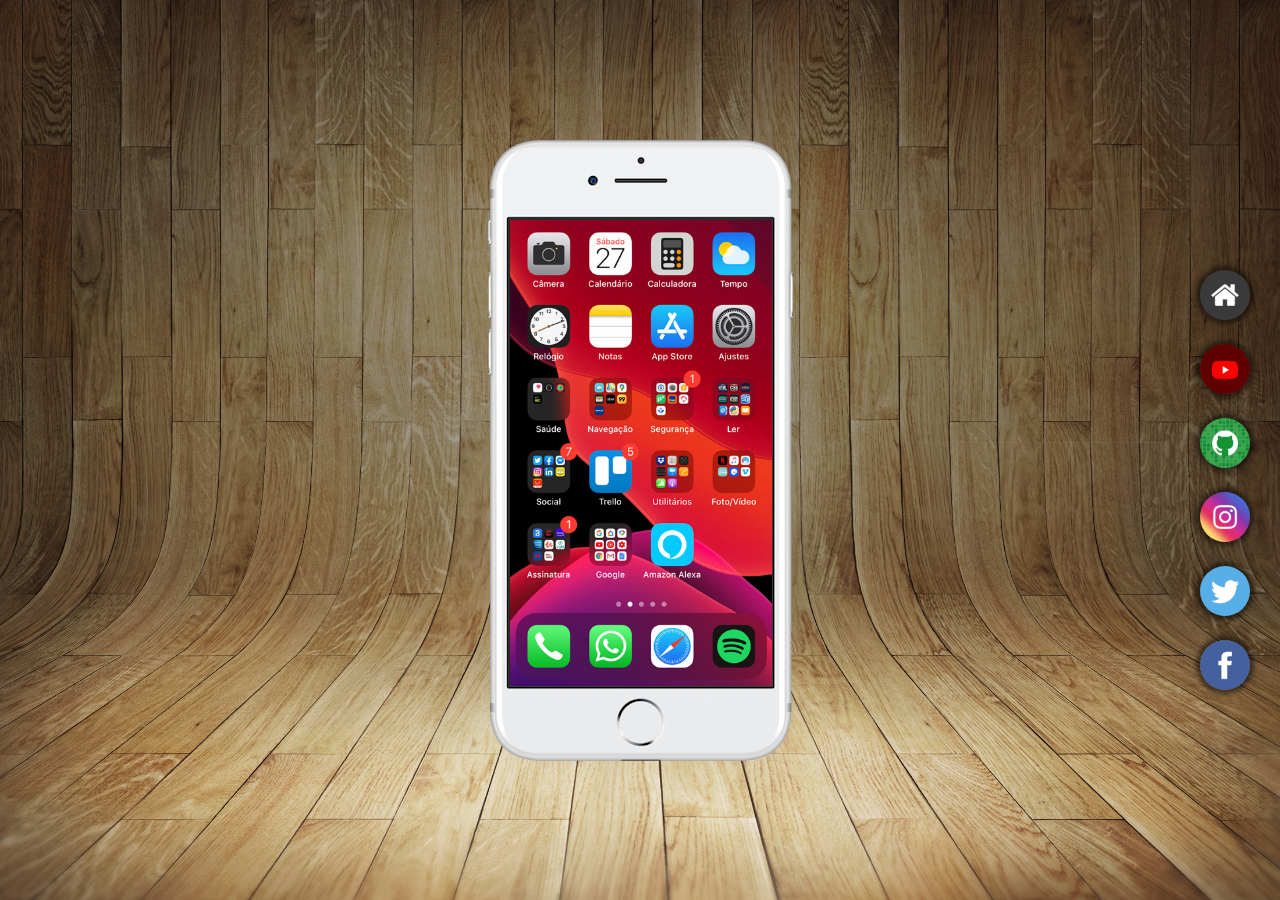
<file: index.html>
<!DOCTYPE html>
<html lang="pt-br">
<head>
    <meta charset="UTF-8">
    <meta name="viewport" content="width=device-width, initial-scale=1.0">
    <link rel="shortcut icon" href="favicon.ico" type="image/x-icon">
    <link rel="stylesheet" href="estilos/style.css">
    <title>Projeto Redes Sociais</title>
</head>
<body>
    <main>
        <section id="telefone">
            <iframe src="home.html" name="tela" id="tela" frameborder="0">
                Seu navegador não e compativel co isso.
            </iframe>
        </section>
        <section id="redes-sociais">
            <div>
                <a href="home.html" target="tela"><img src="imagens/logo-home.jpg" alt="Home"></a><br>
                <a href="youtube.html" target="tela"><img src="imagens/logo-youtube.jpg" alt="YouTube"></a><br>
                <a href="github.html" target="tela"><img src="imagens/logo-github.jpg" alt="GitHub"></a><br>
                <a href="instagram.html" target="tela"><img src="imagens/logo-instagram.jpg" alt="Instagram"></a><br>
                <a href="twitter.html" target="tela"><img src="imagens/logo-twitter.jpg" alt="Twitter"></a><br>
                <a href="fecebook.html" target="tela"><img src="imagens/logo-facebook.jpg" alt="FaceBook"></a><br>
            </div>
        </section>
    </main>
</body>
</html>
</file>
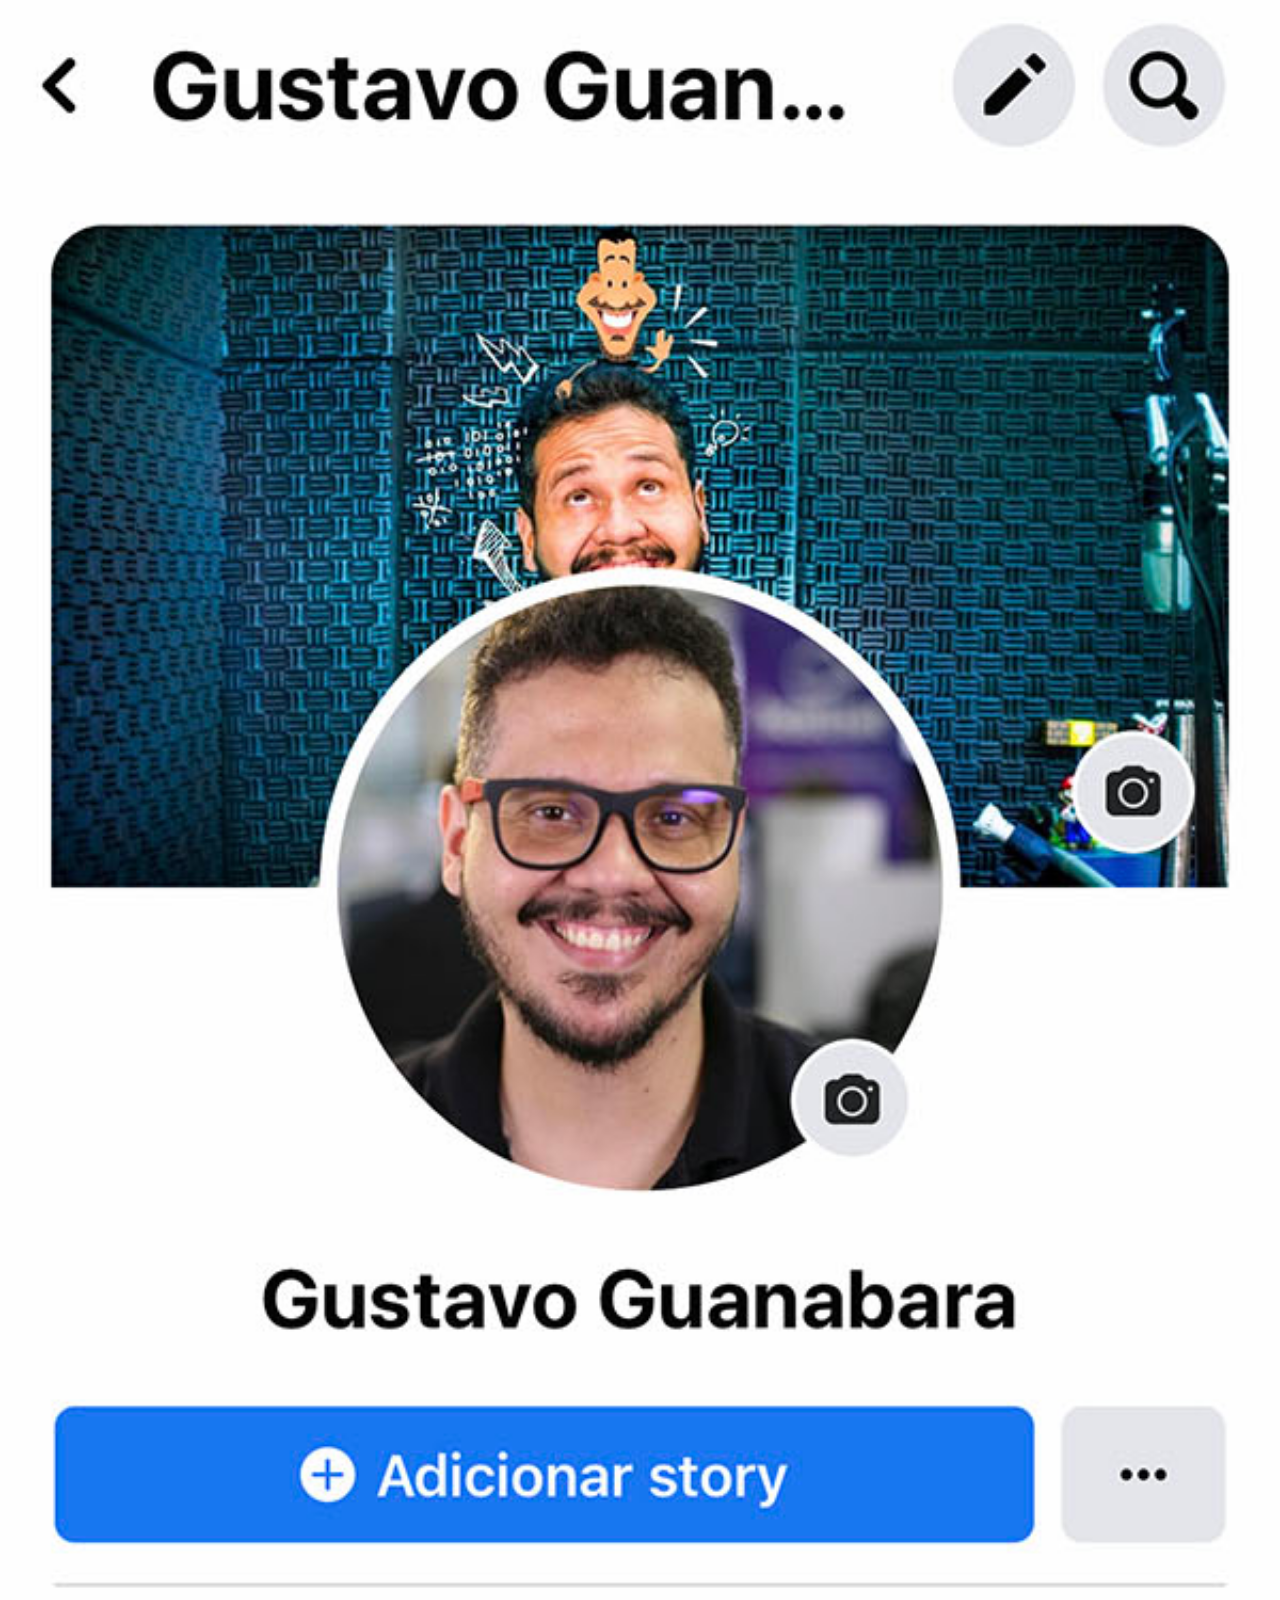
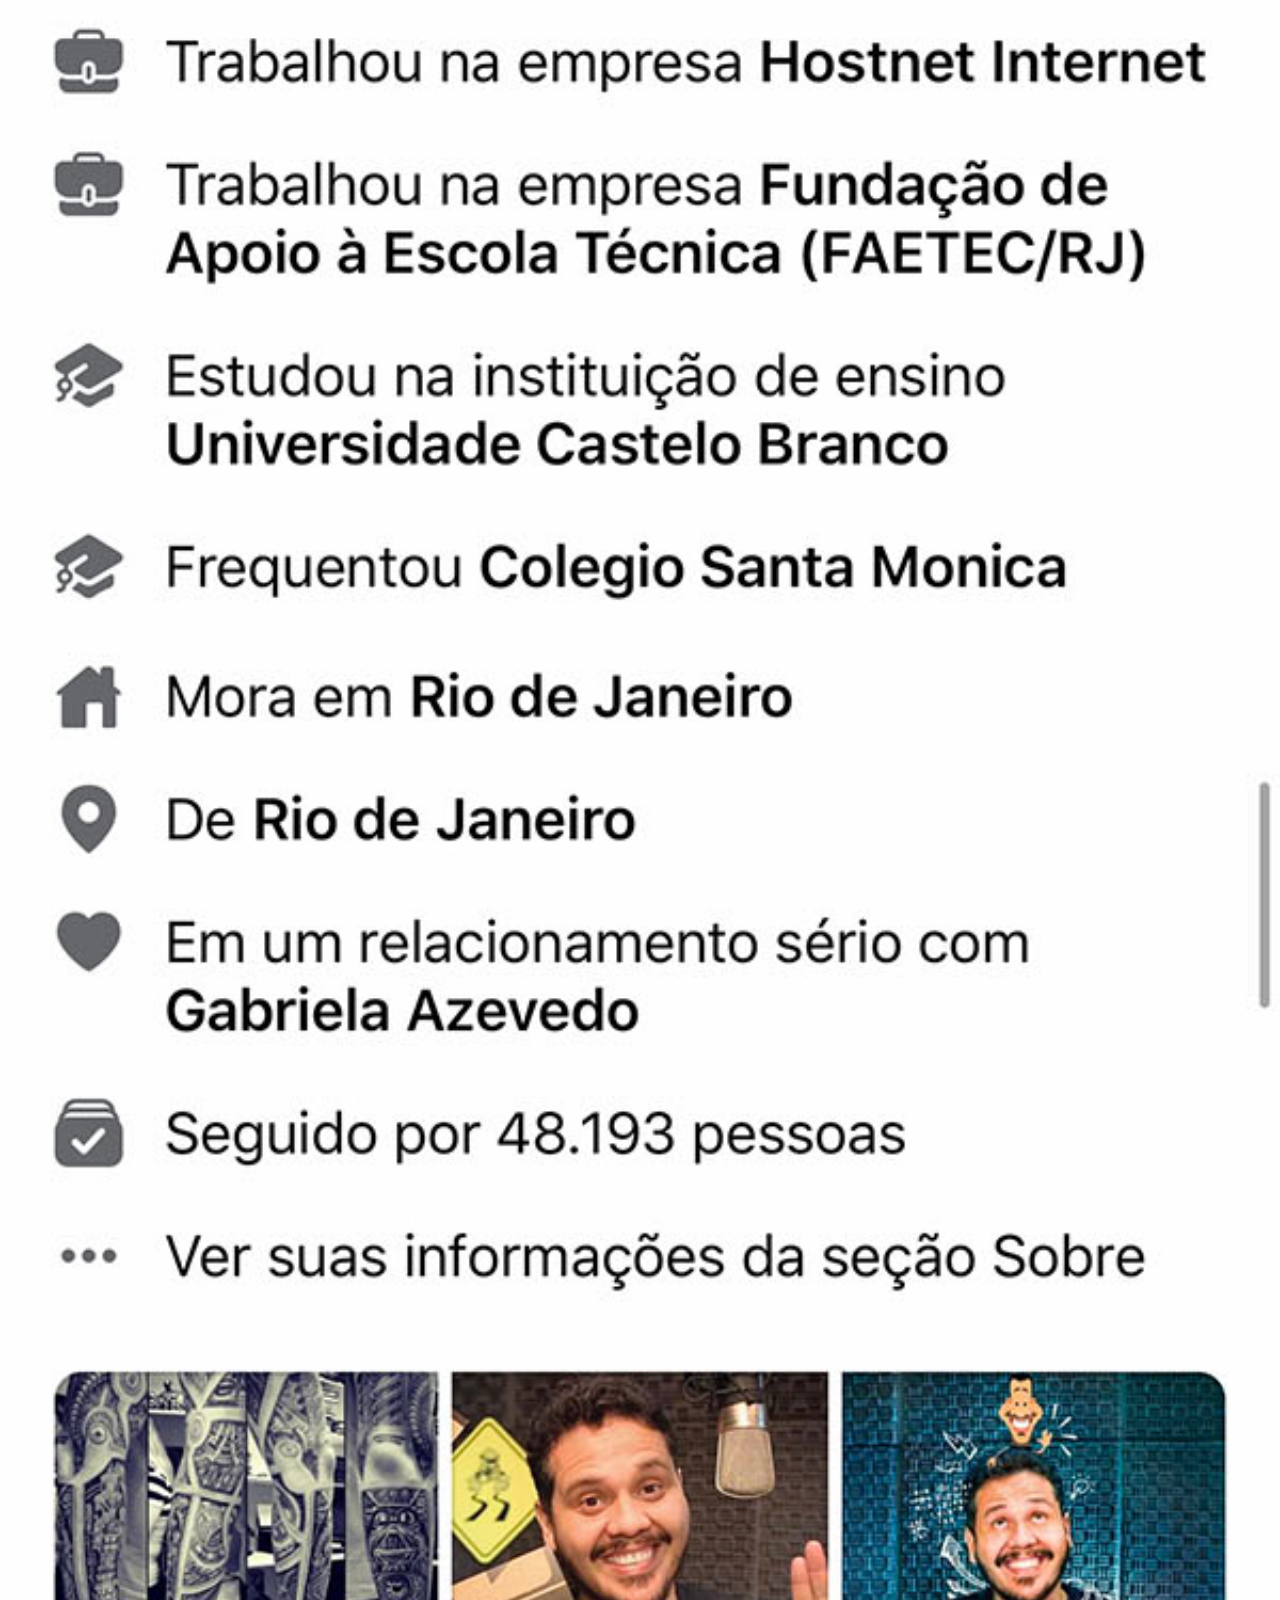
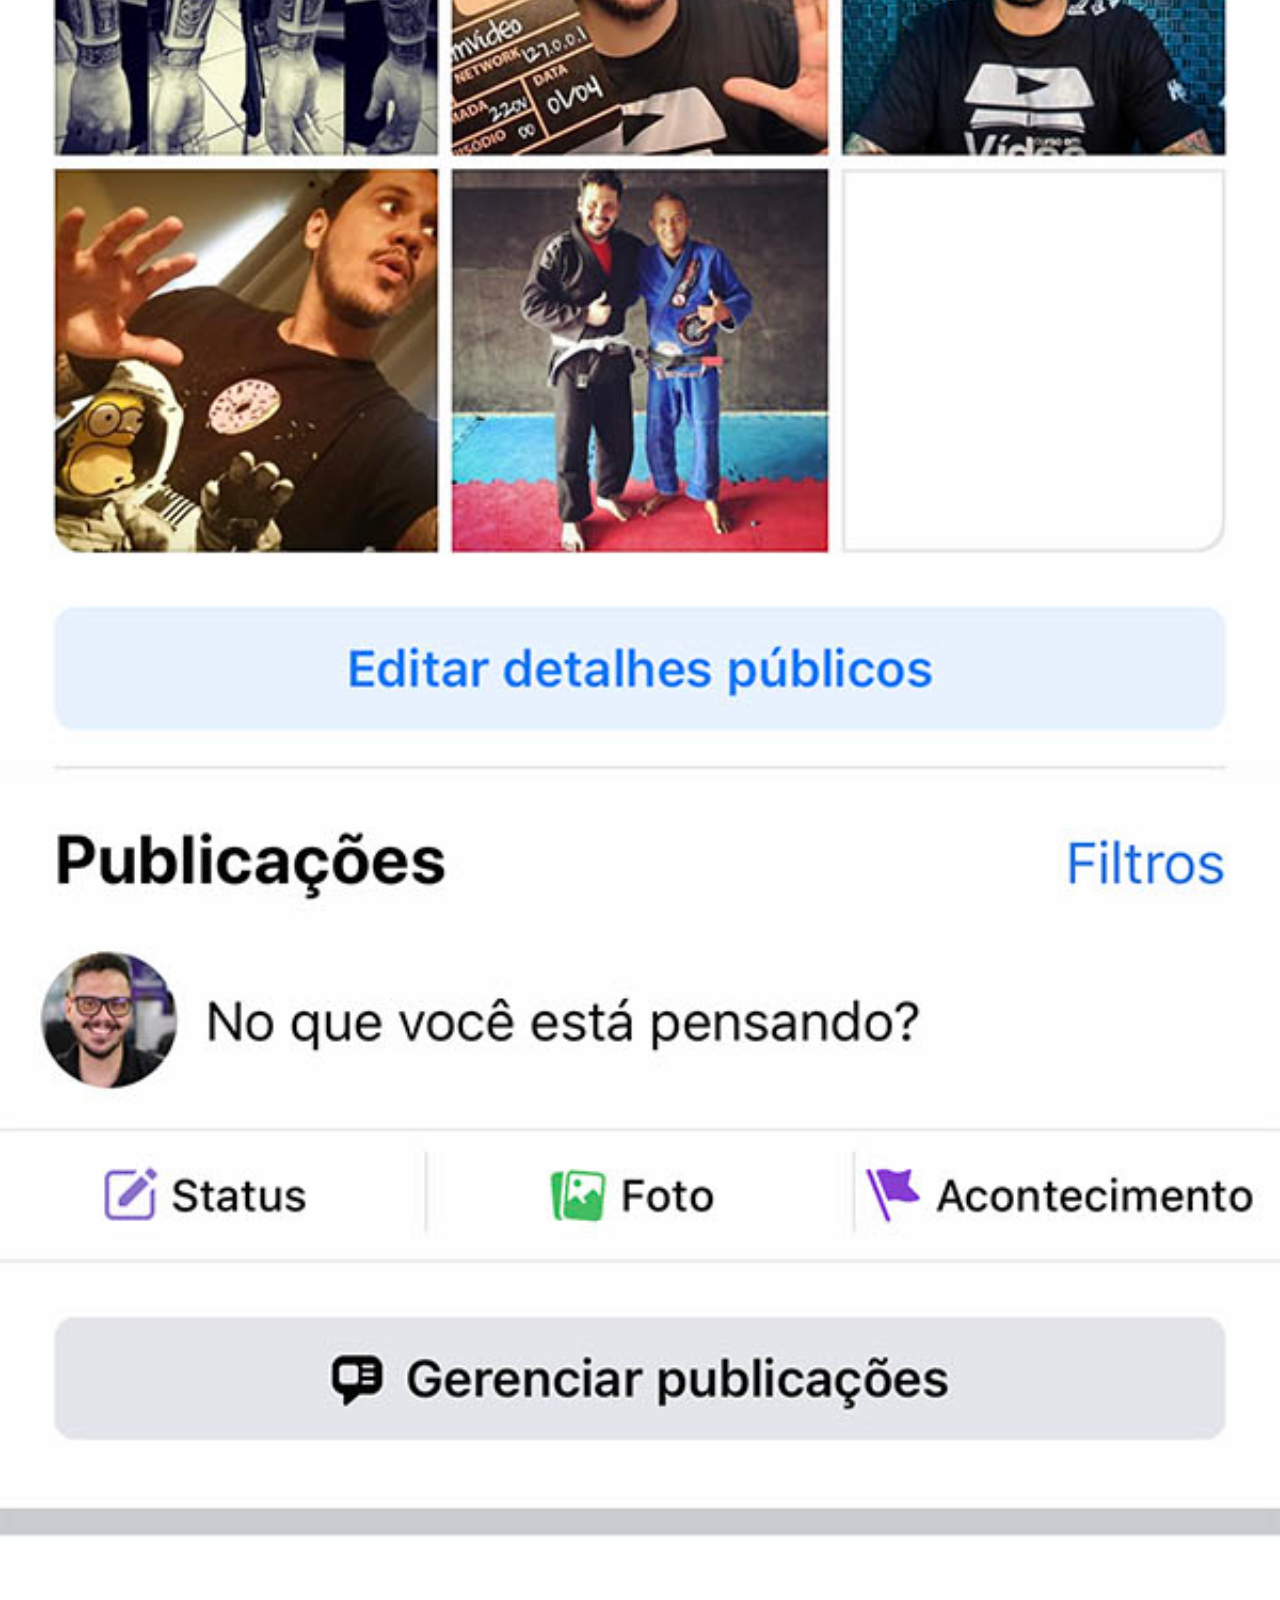
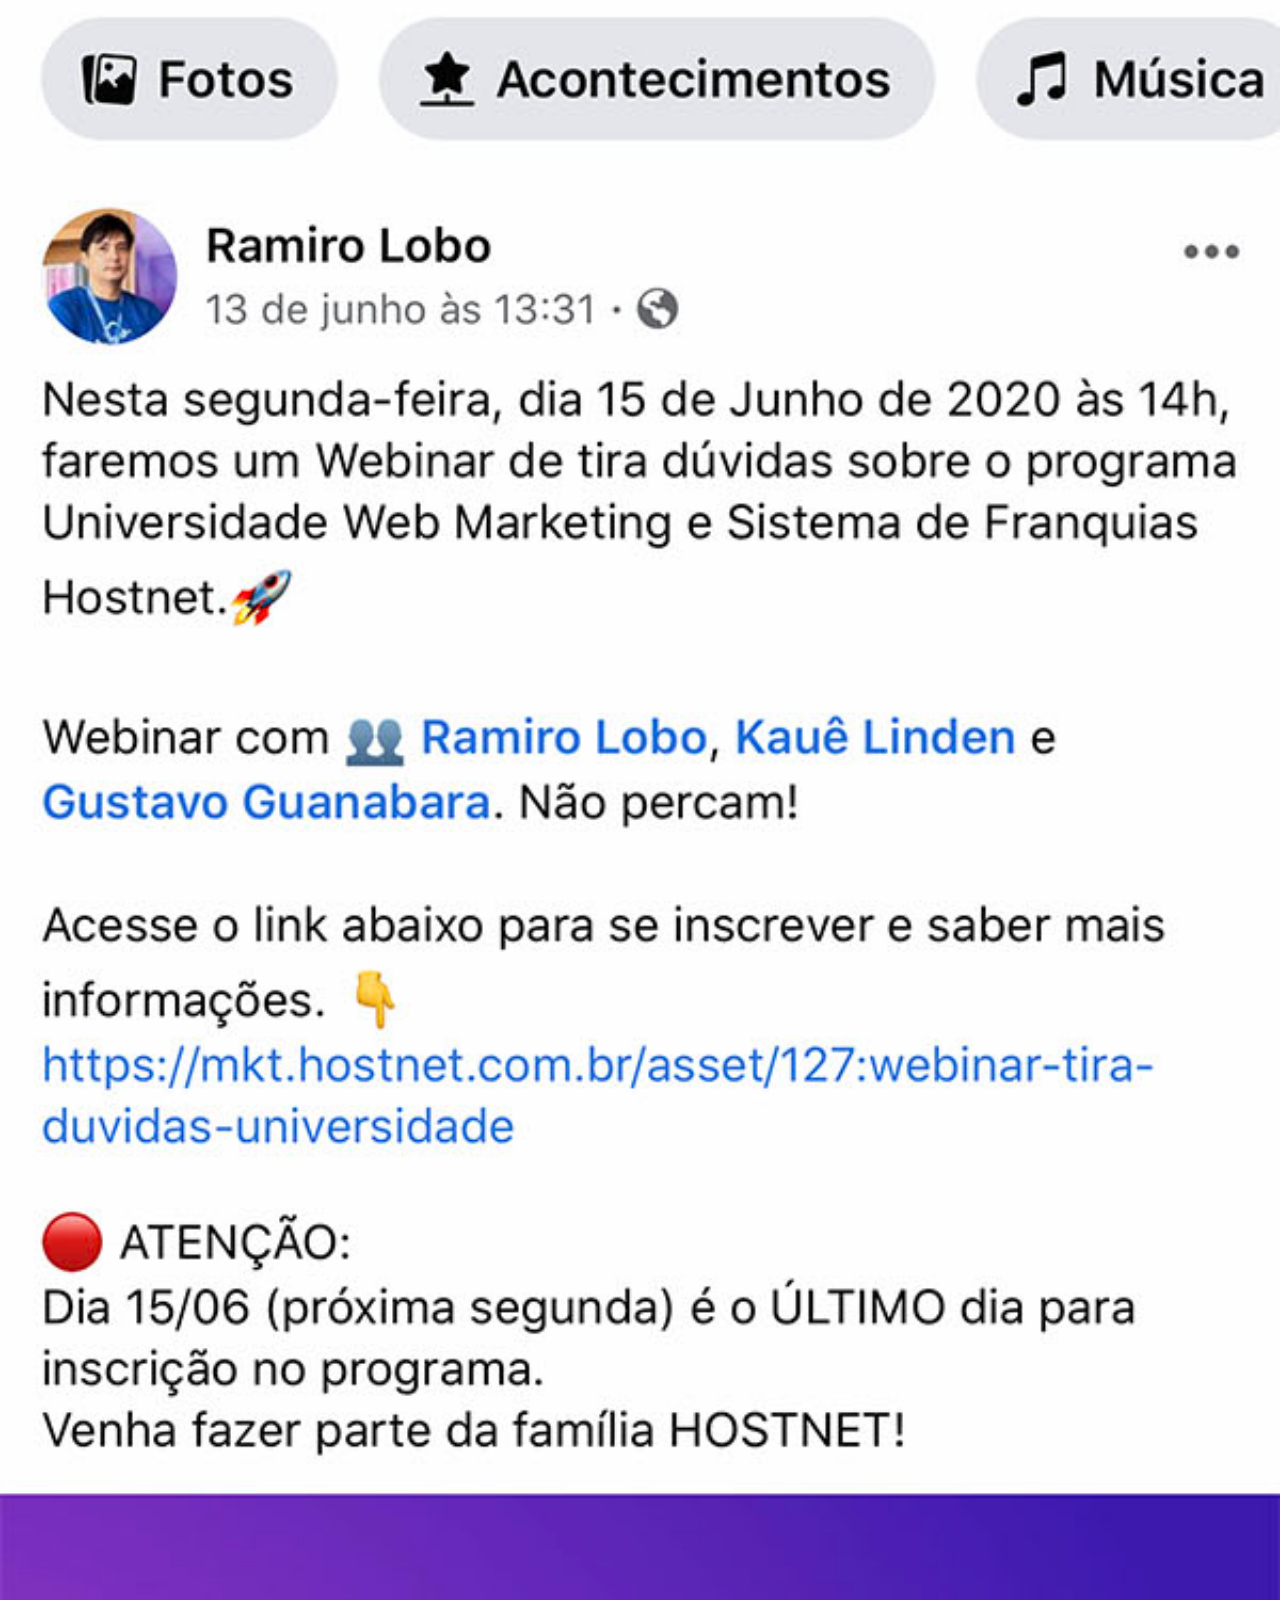
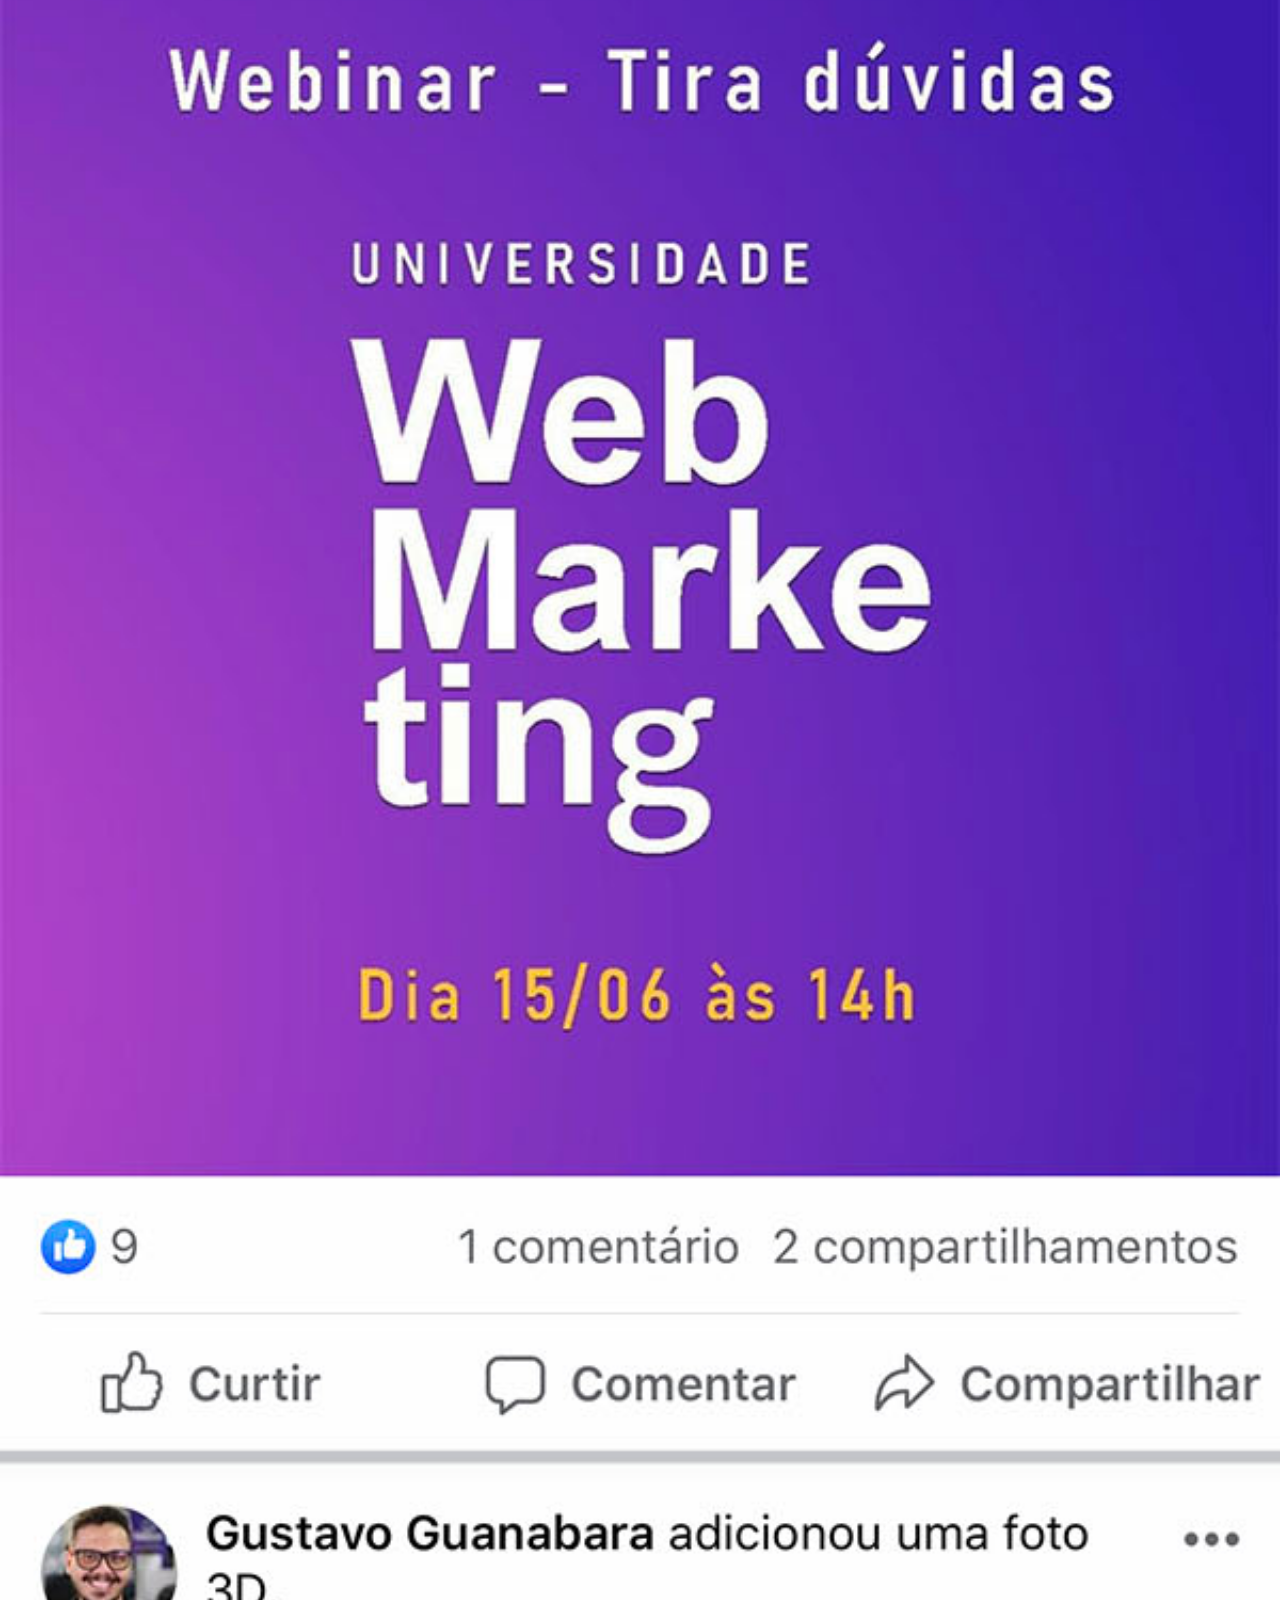
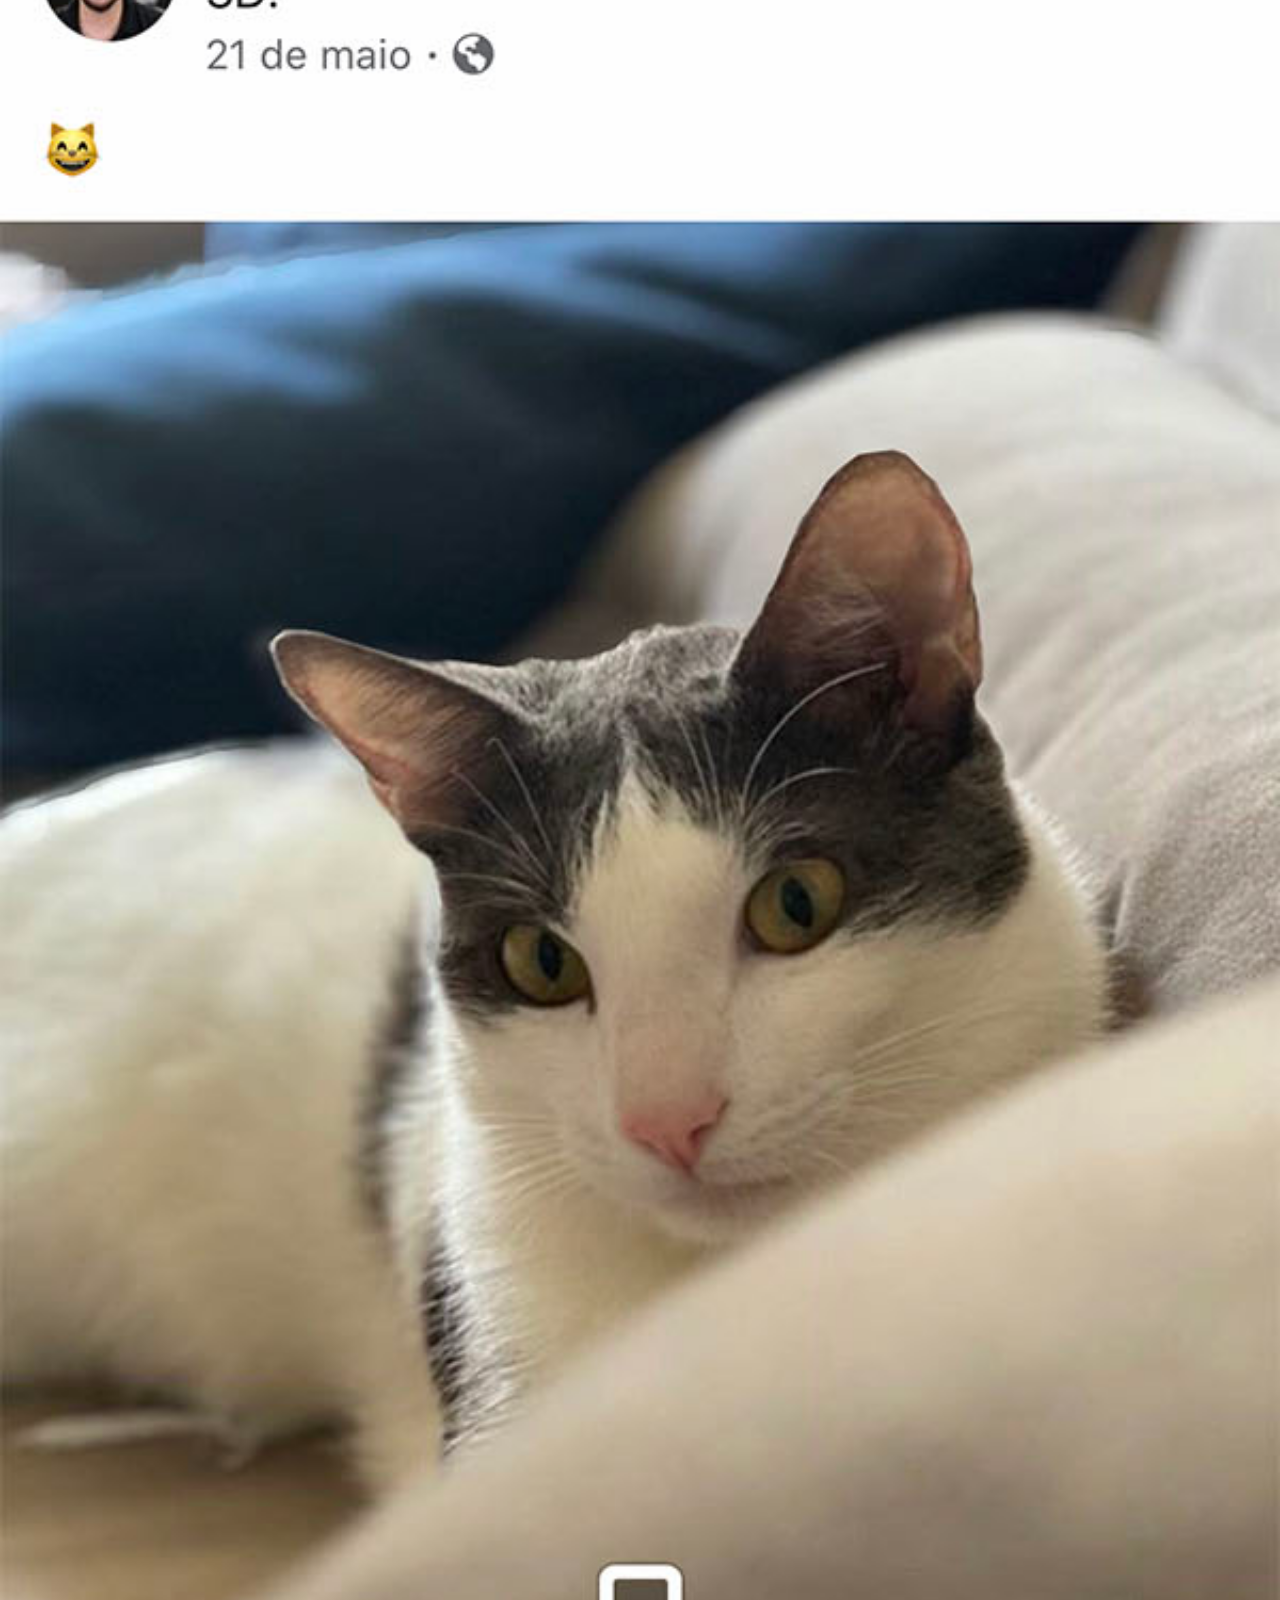
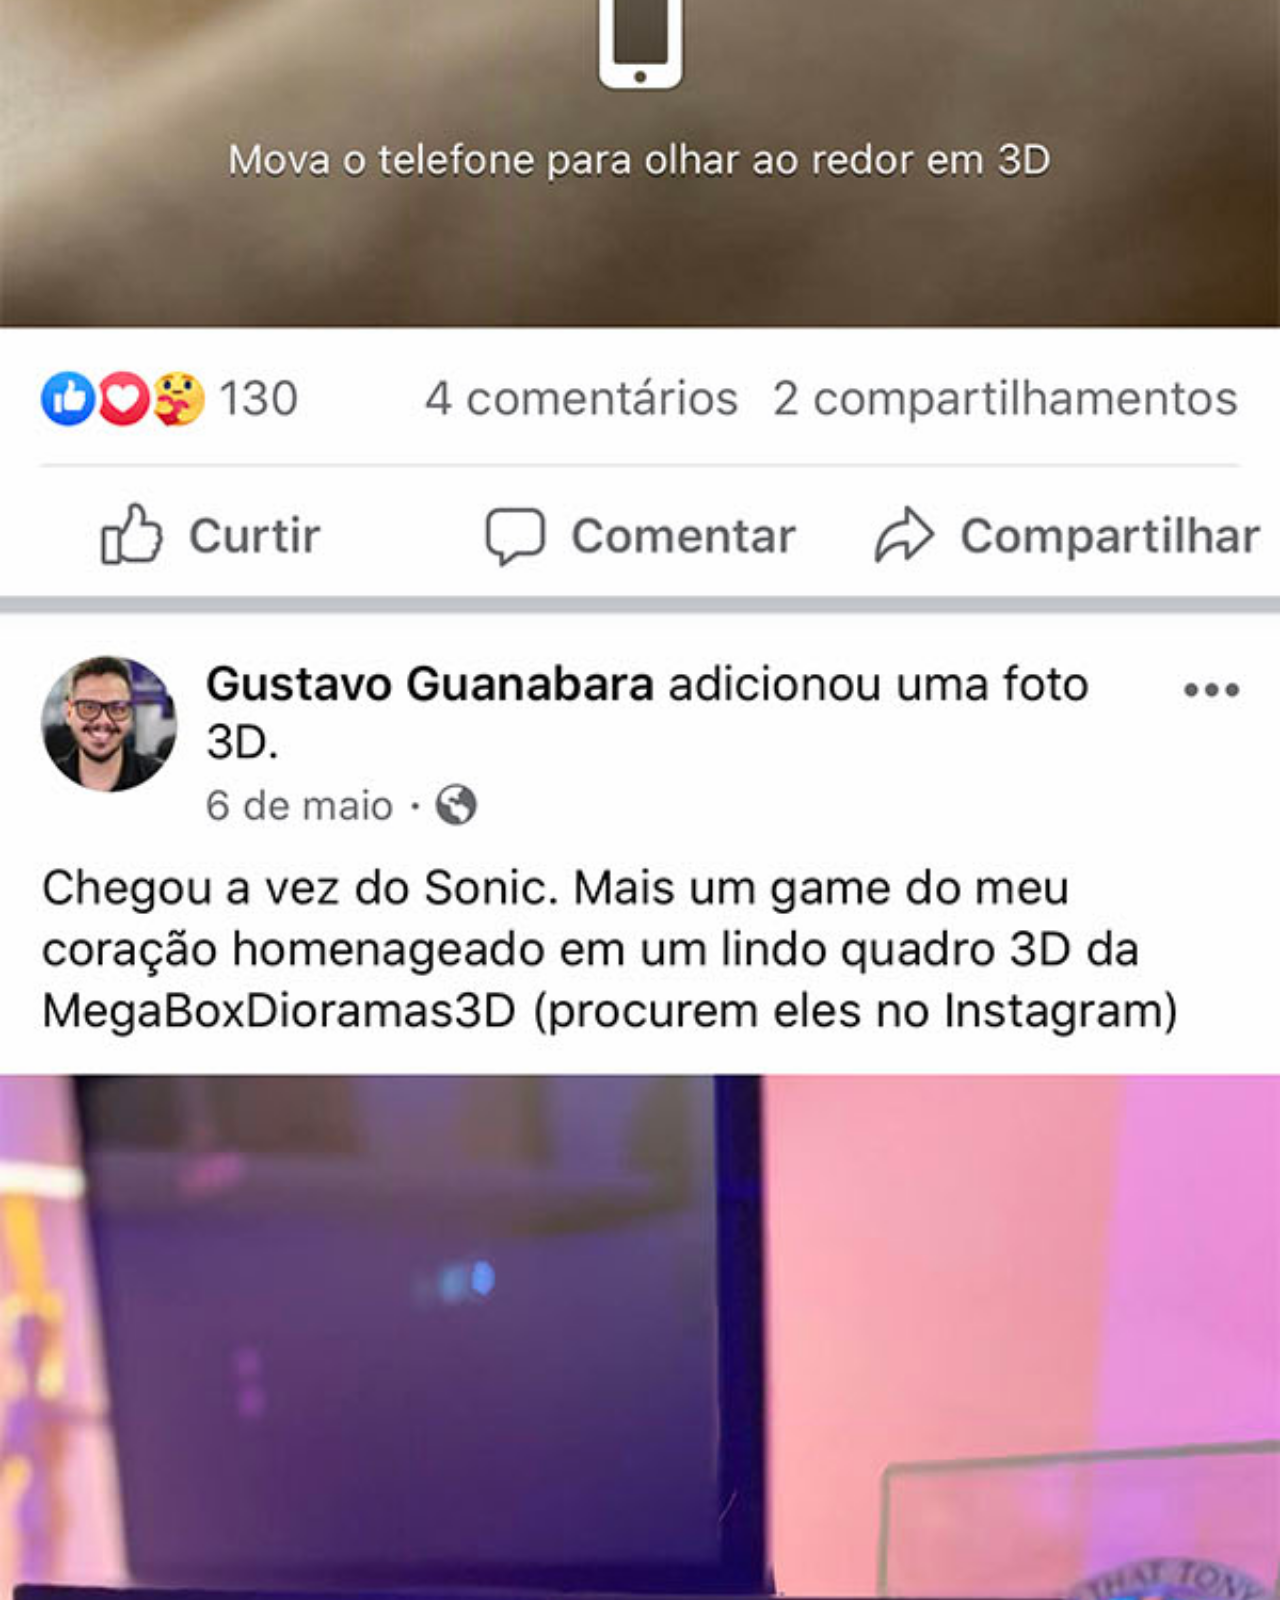
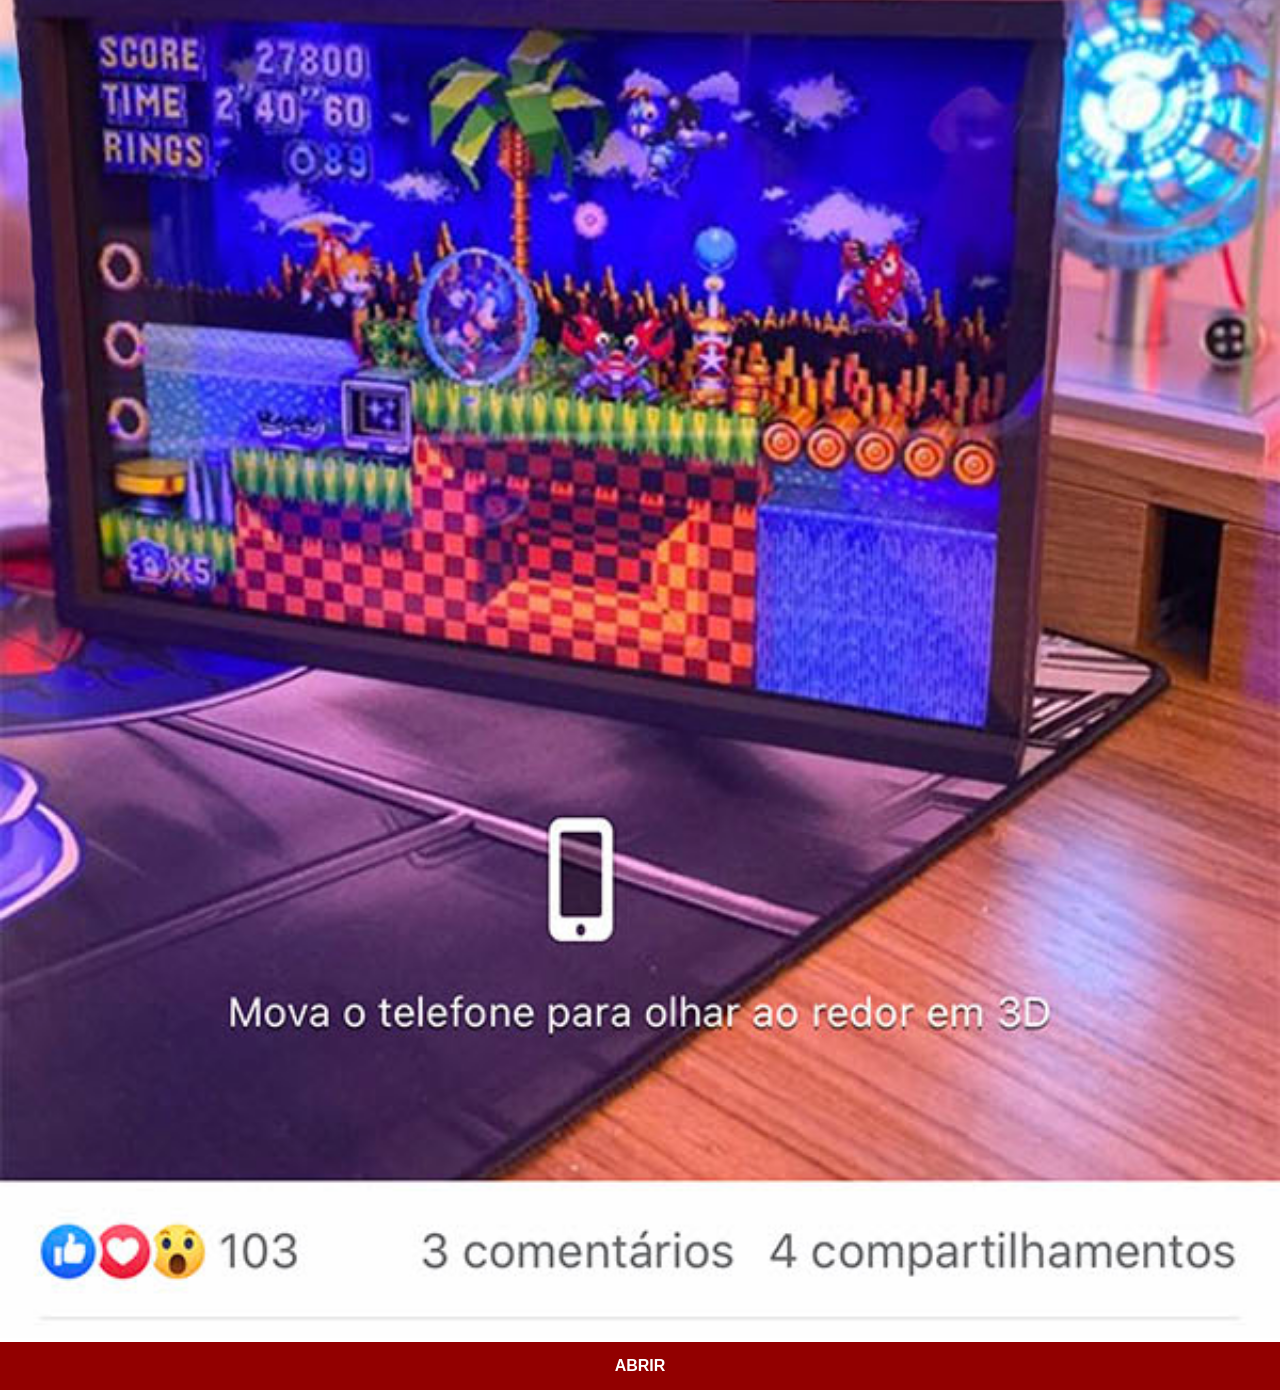
<file: fecebook.html>
<!DOCTYPE html>
<html lang="pt-br">
<head>
    <meta charset="UTF-8">
    <meta name="viewport" content="width=device-width, initial-scale=1.0">
    <link rel="stylesheet" href="estilos/rede-sociais.css">
    <title>Fecebook</title>
</head>
<body>
    <img src="imagens/tela-facebook.jpg" alt="FaceBook">
    <a href="#">ABRIR</a>
</body>
</html>
</file>
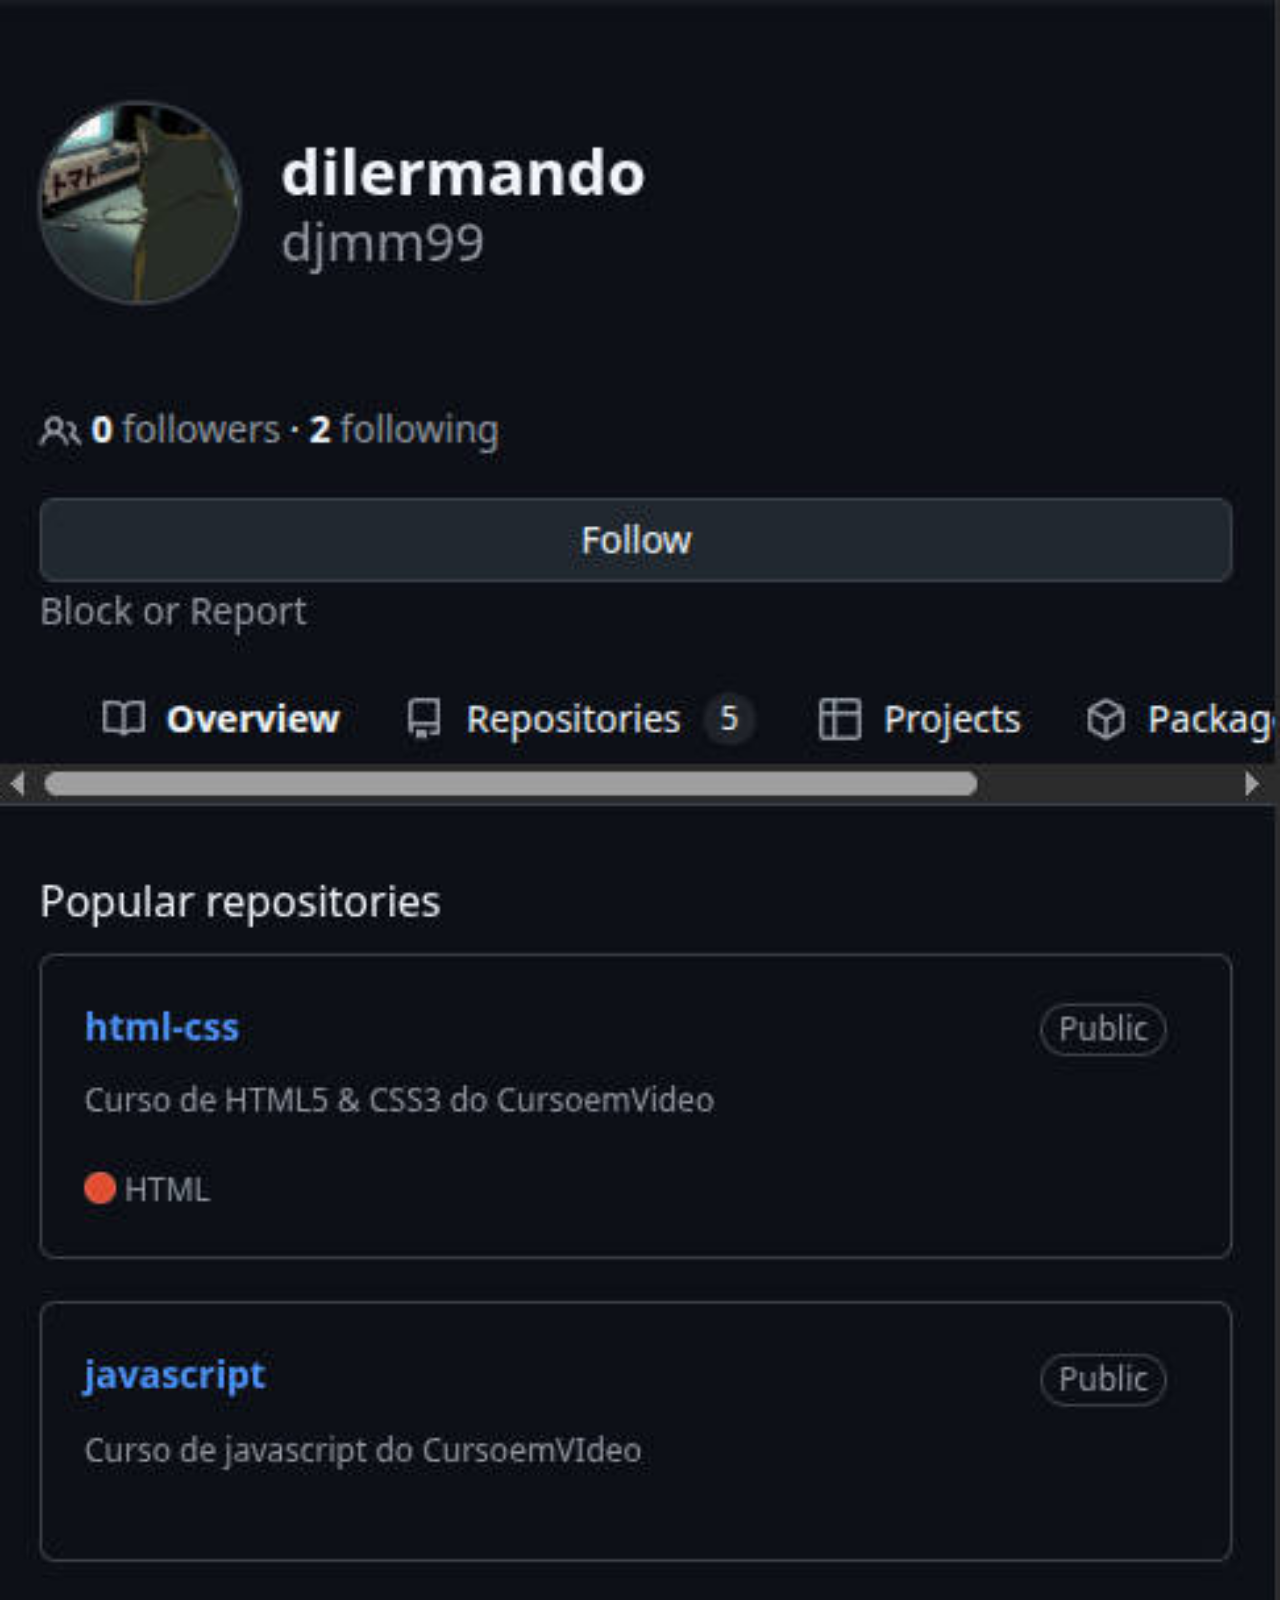
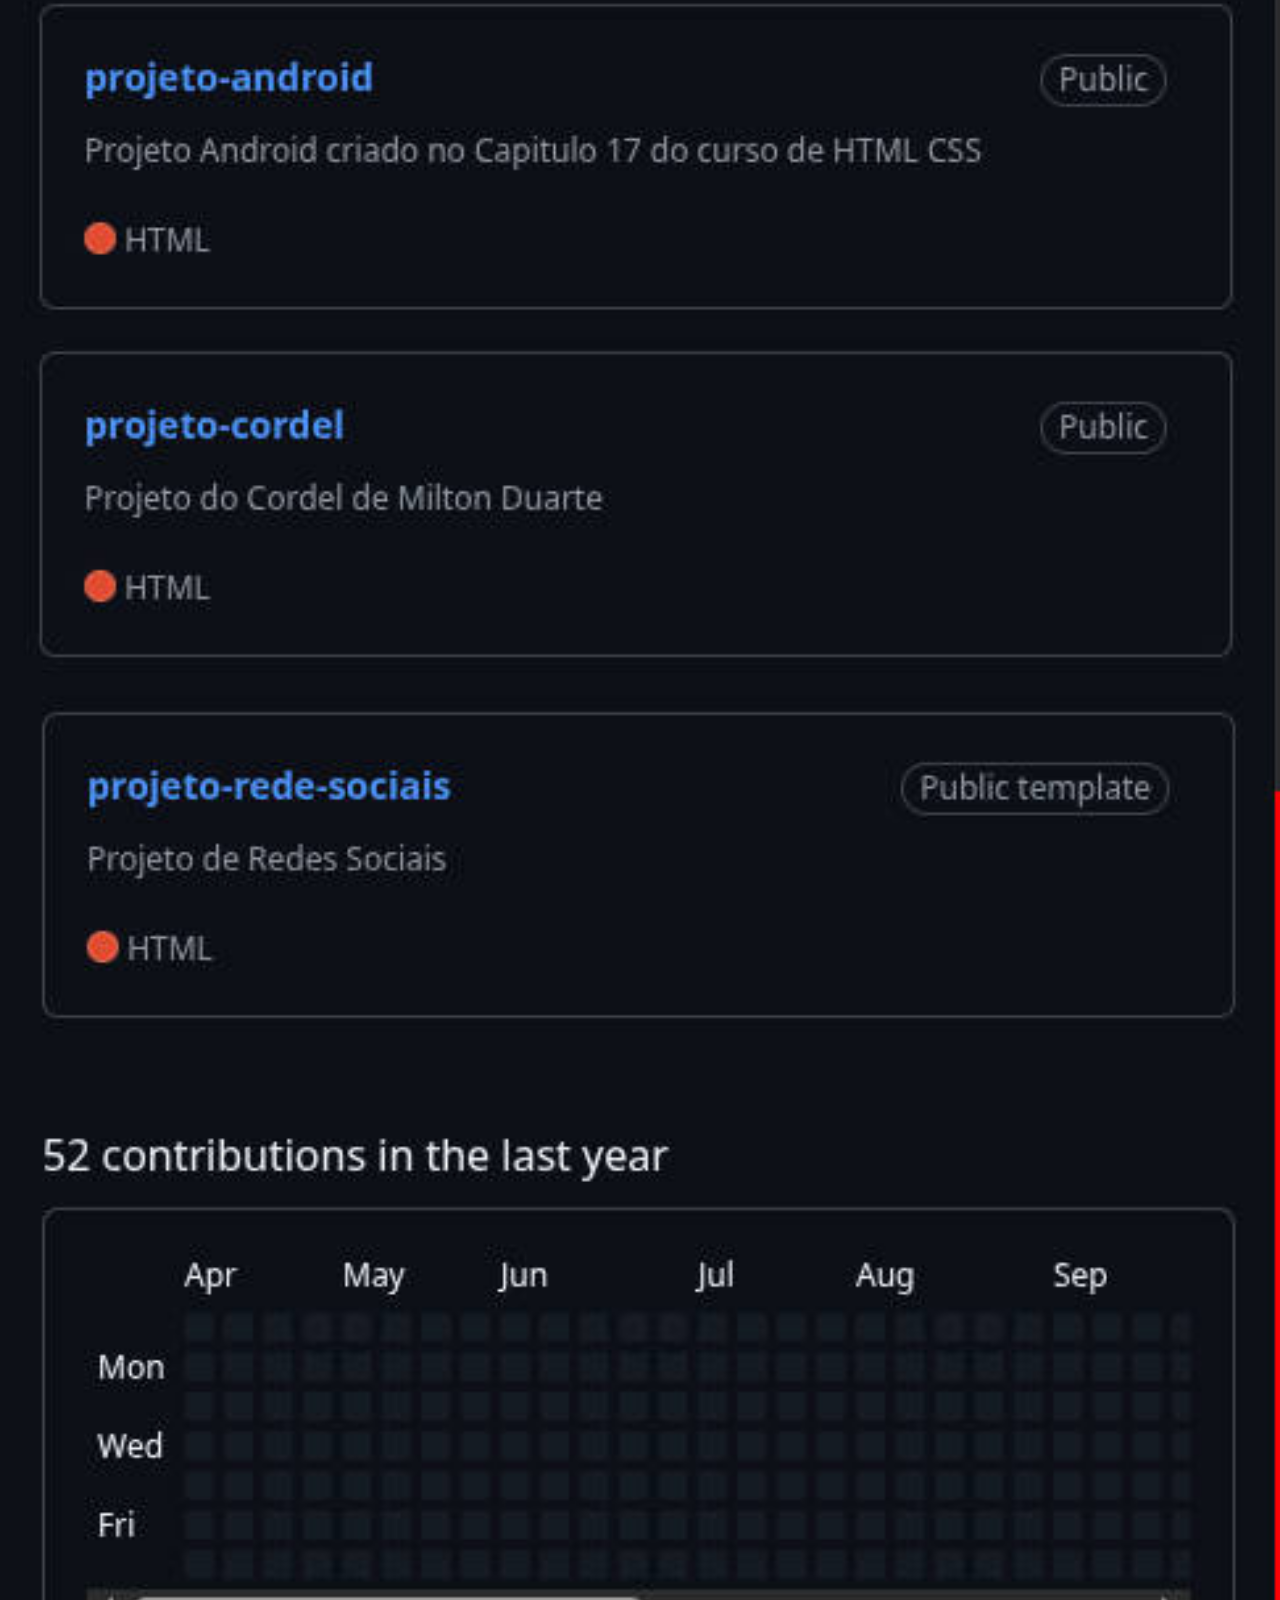
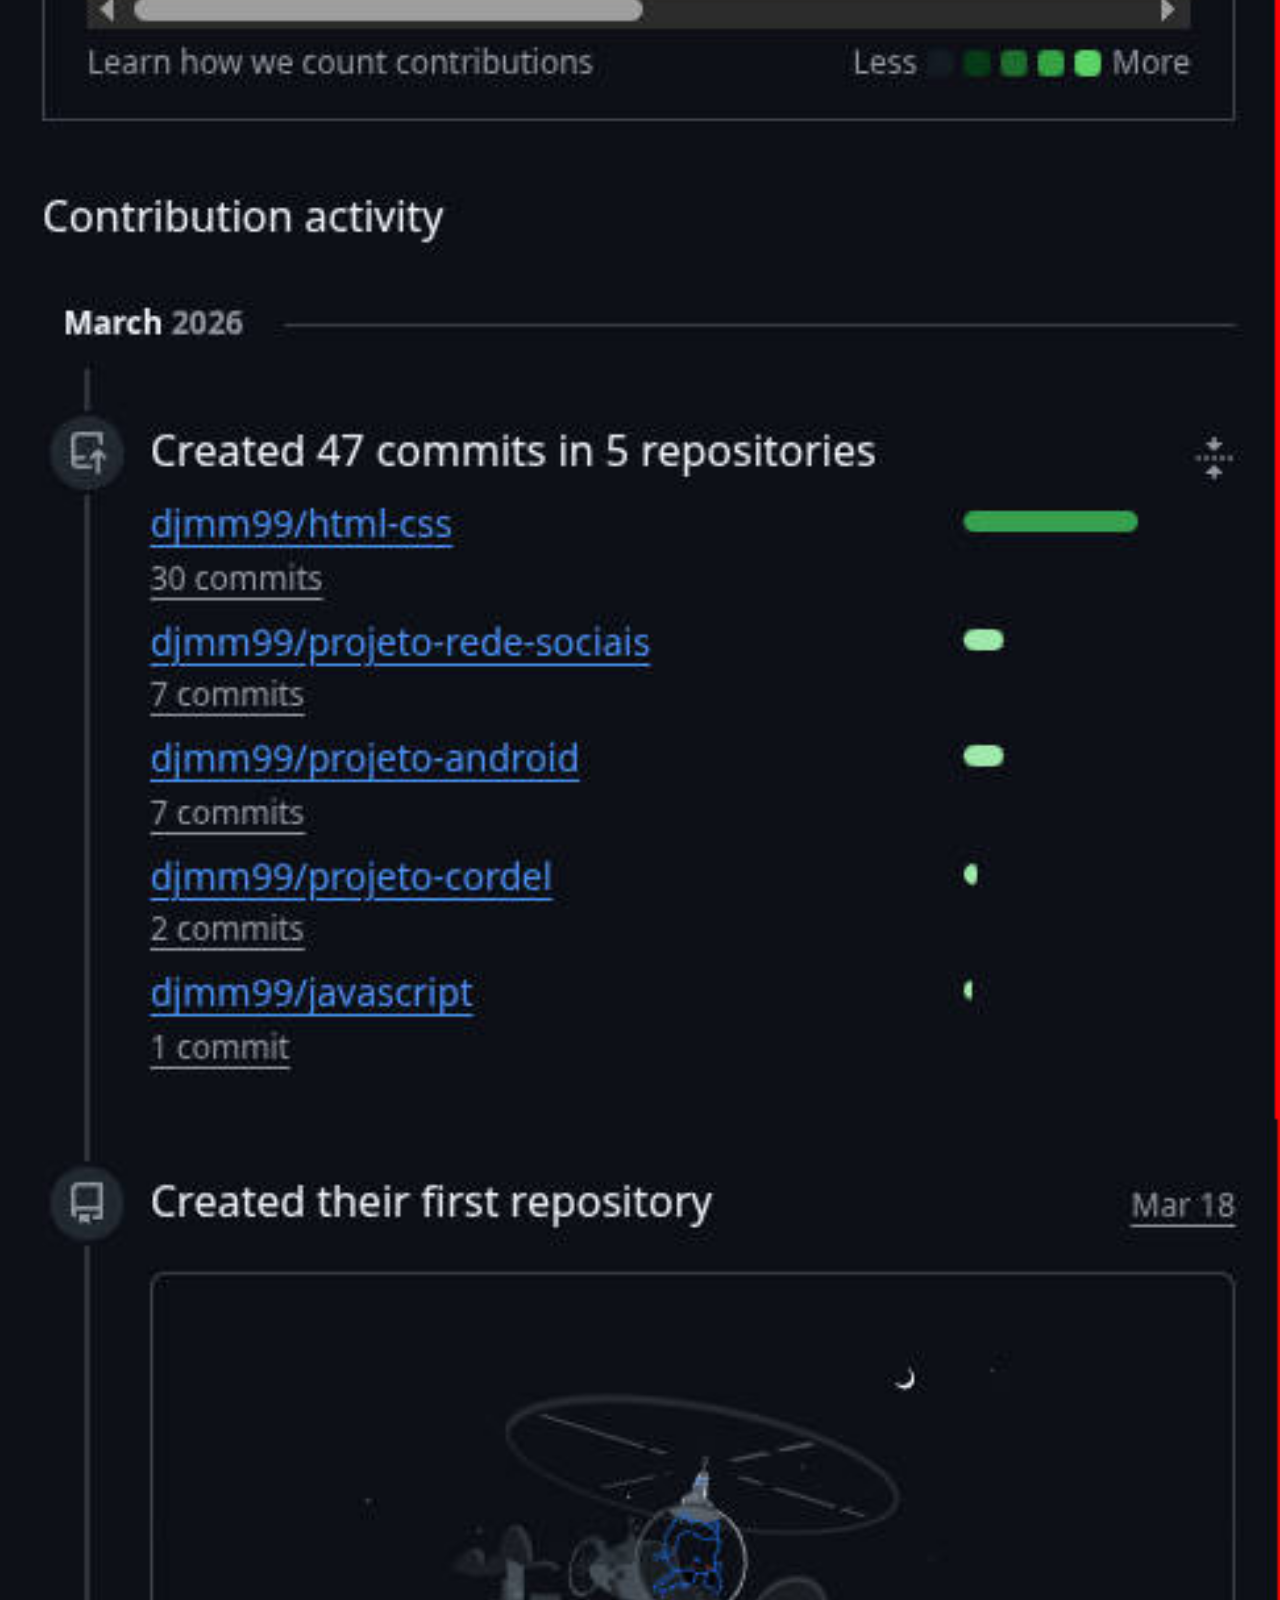
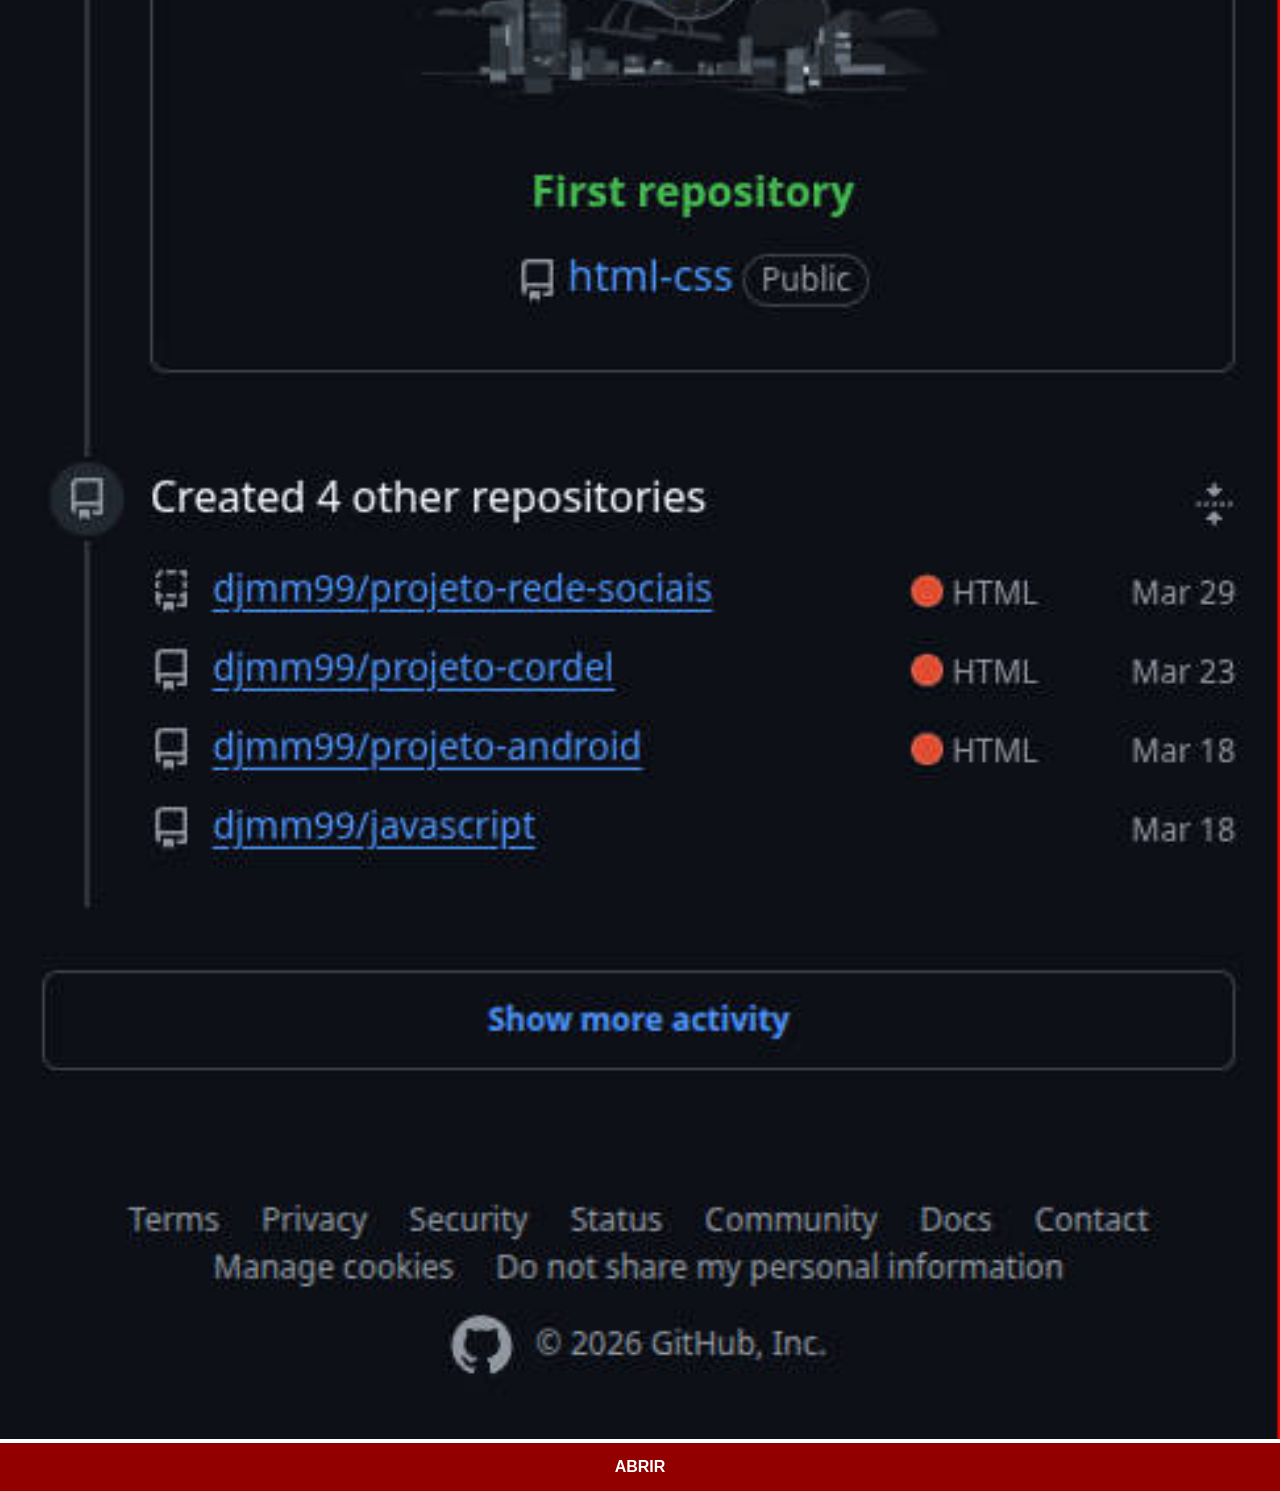
<file: github.html>
<!DOCTYPE html>
<html lang="pt-br">
<head>
    <meta charset="UTF-8">
    <meta name="viewport" content="width=device-width, initial-scale=1.0">
    <title>Document</title>
    <link rel="stylesheet" href="estilos/rede-sociais.css">
</head>
<body>
    <img src="imagens/tela-github.jpg" alt="GitHubr">
    <a target="_blank" href="https://github.com/djmm99">ABRIR</a>
</body>
</html>
</file>
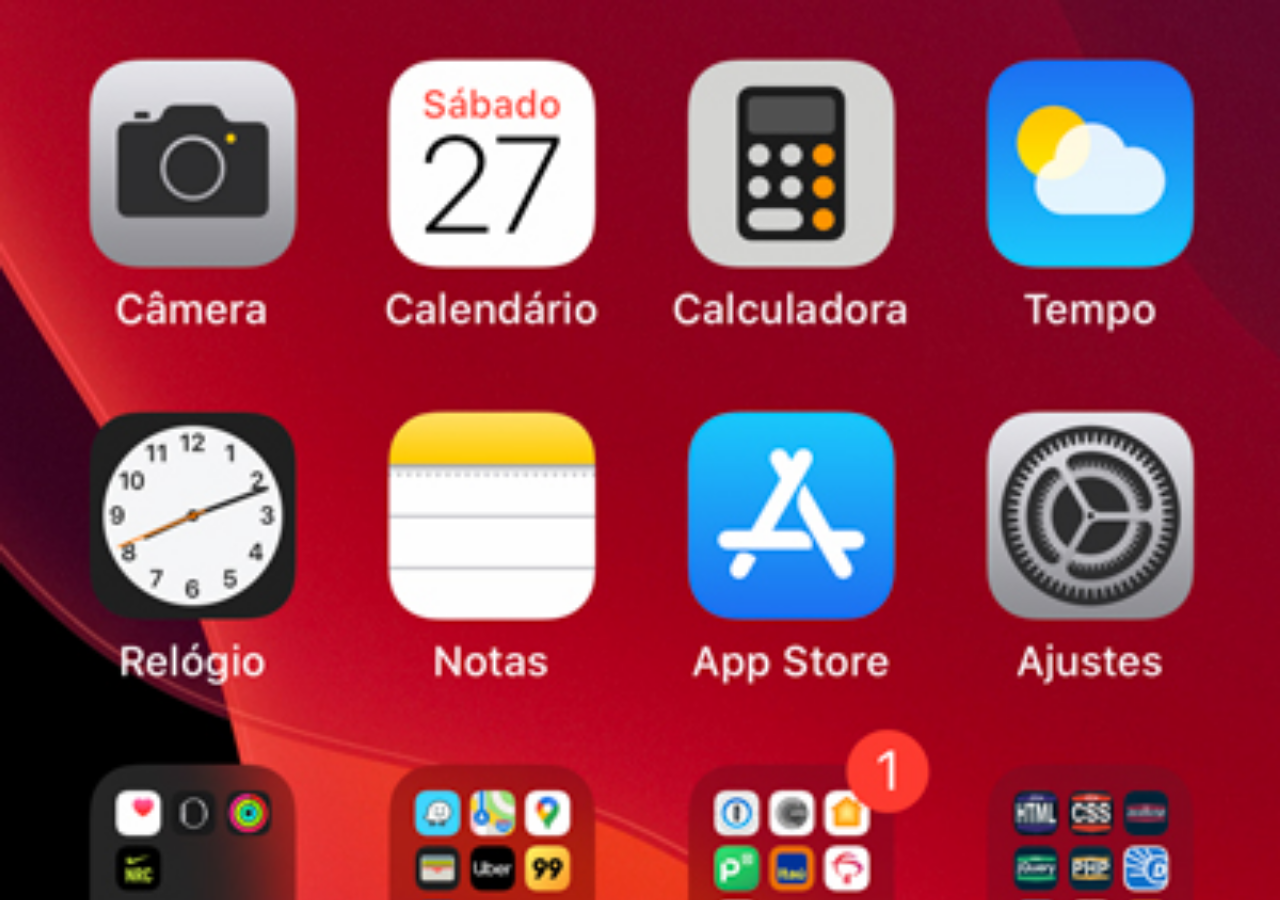
<file: home.html>
<!DOCTYPE html>
<html lang="pt-br">
<head>
    <meta charset="UTF-8">
    <meta name="viewport" content="width=device-width, initial-scale=1.0">
    <title>Home</title>
    <style>
        * {
            margin: 0px;
            padding: 0px;
        }

        body {
            width: 100vw;
            height: 100vh;
            background: black url('imagens/tela-home.jpg') no-repeat top center;
            background-size: cover;
        }
    </style>
</head>
<body>
    
</body>
</html>
</file>
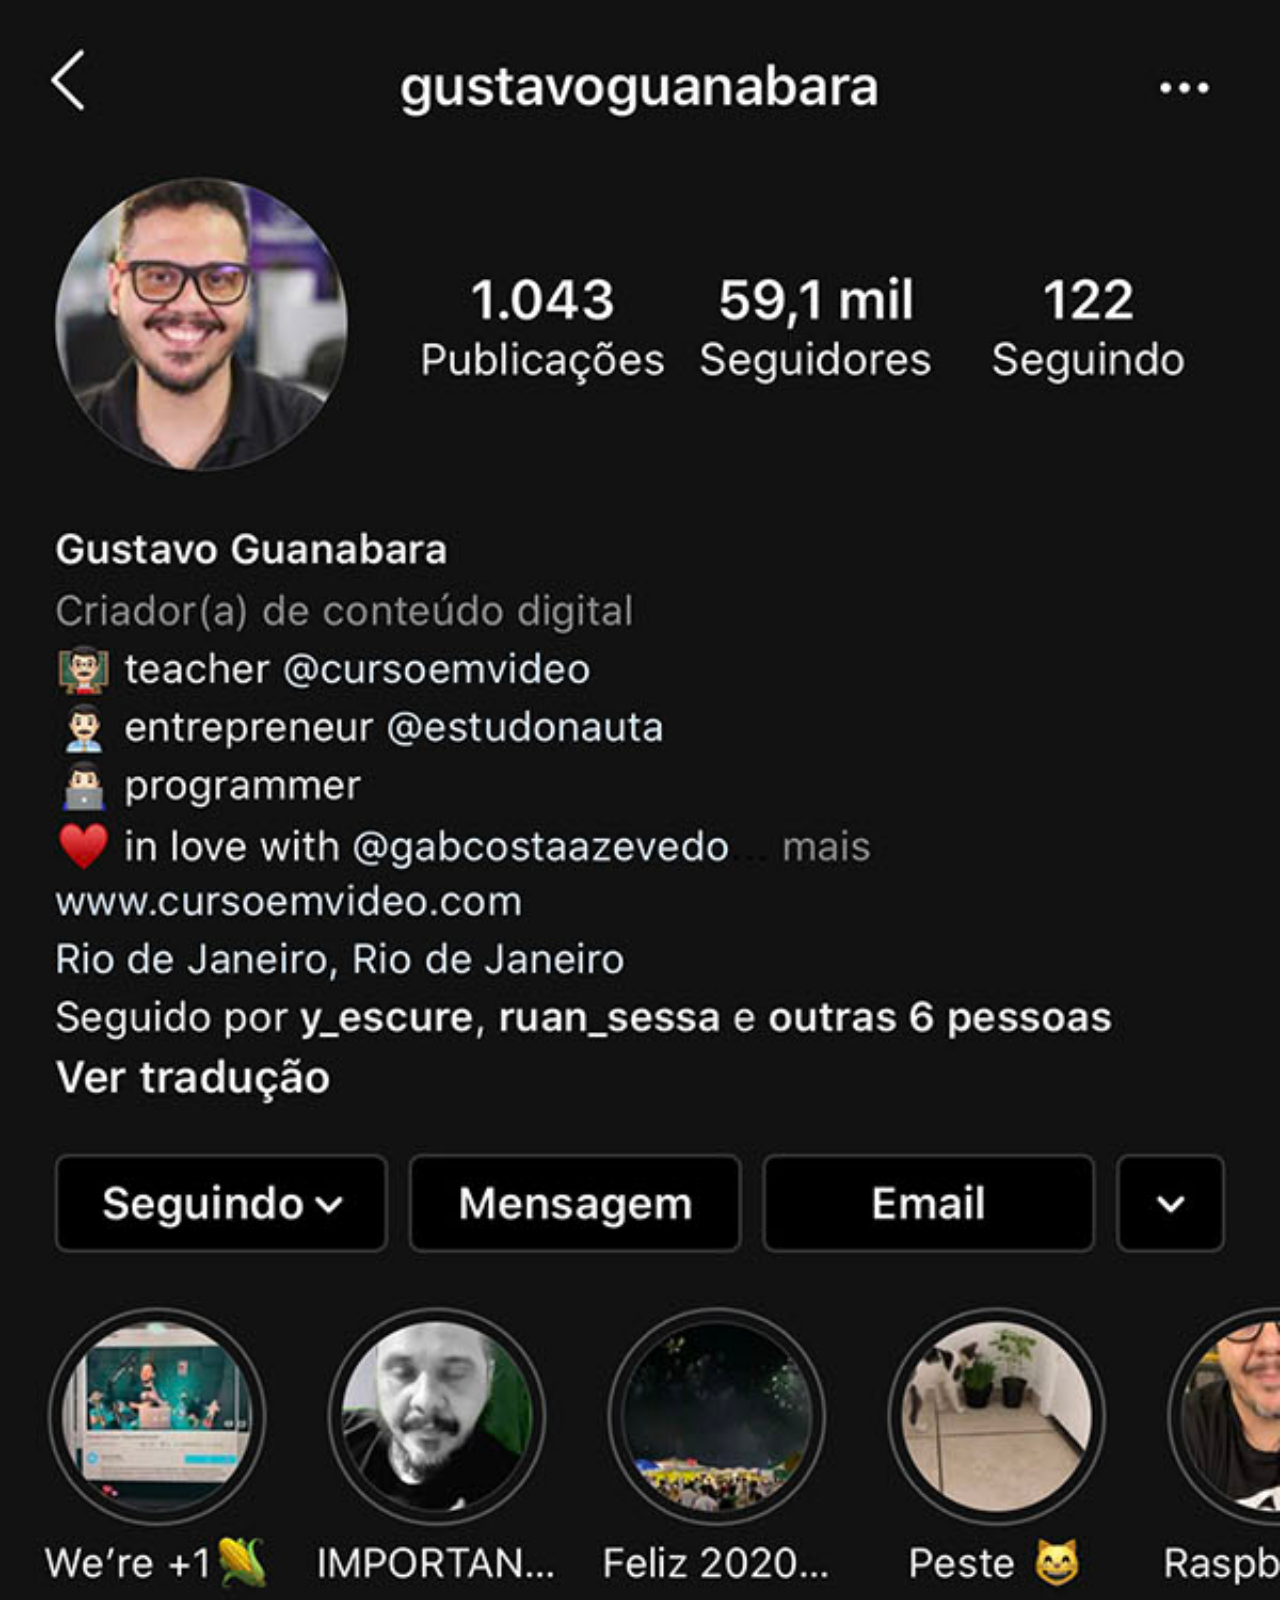
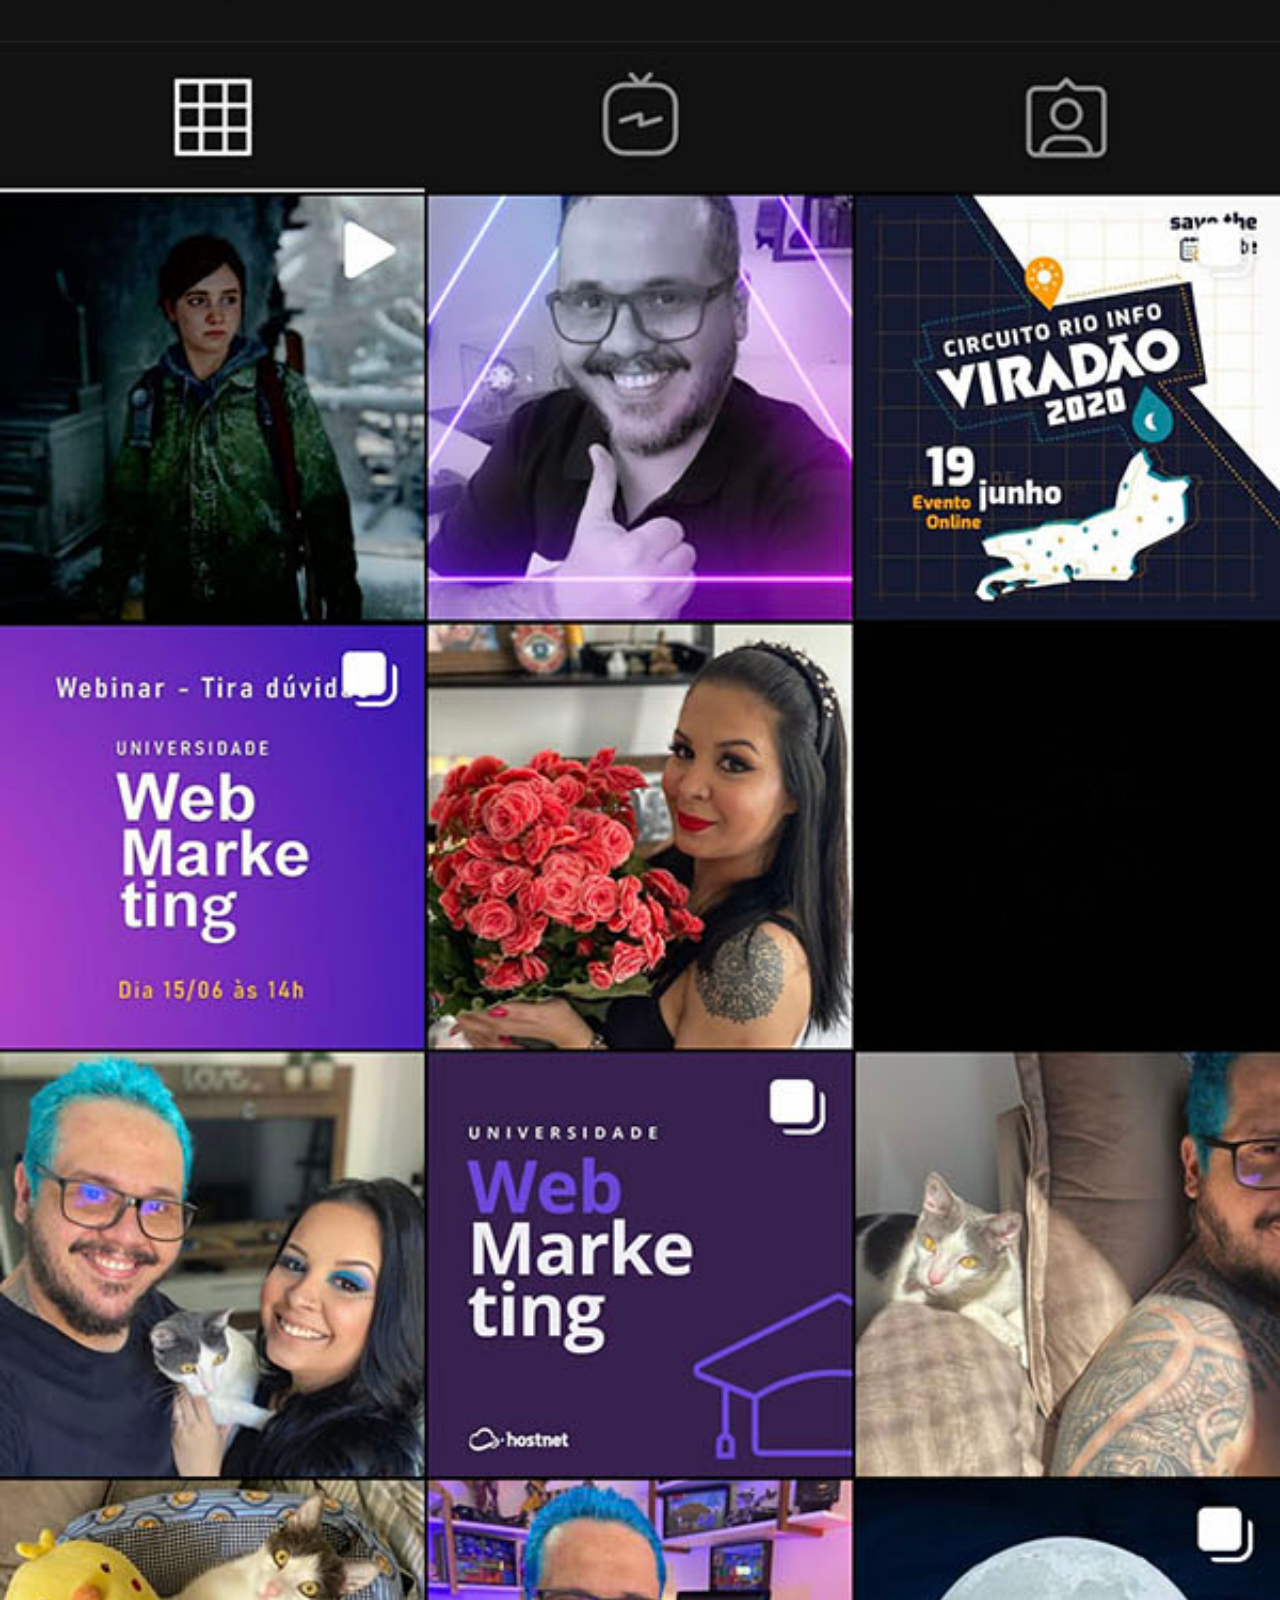
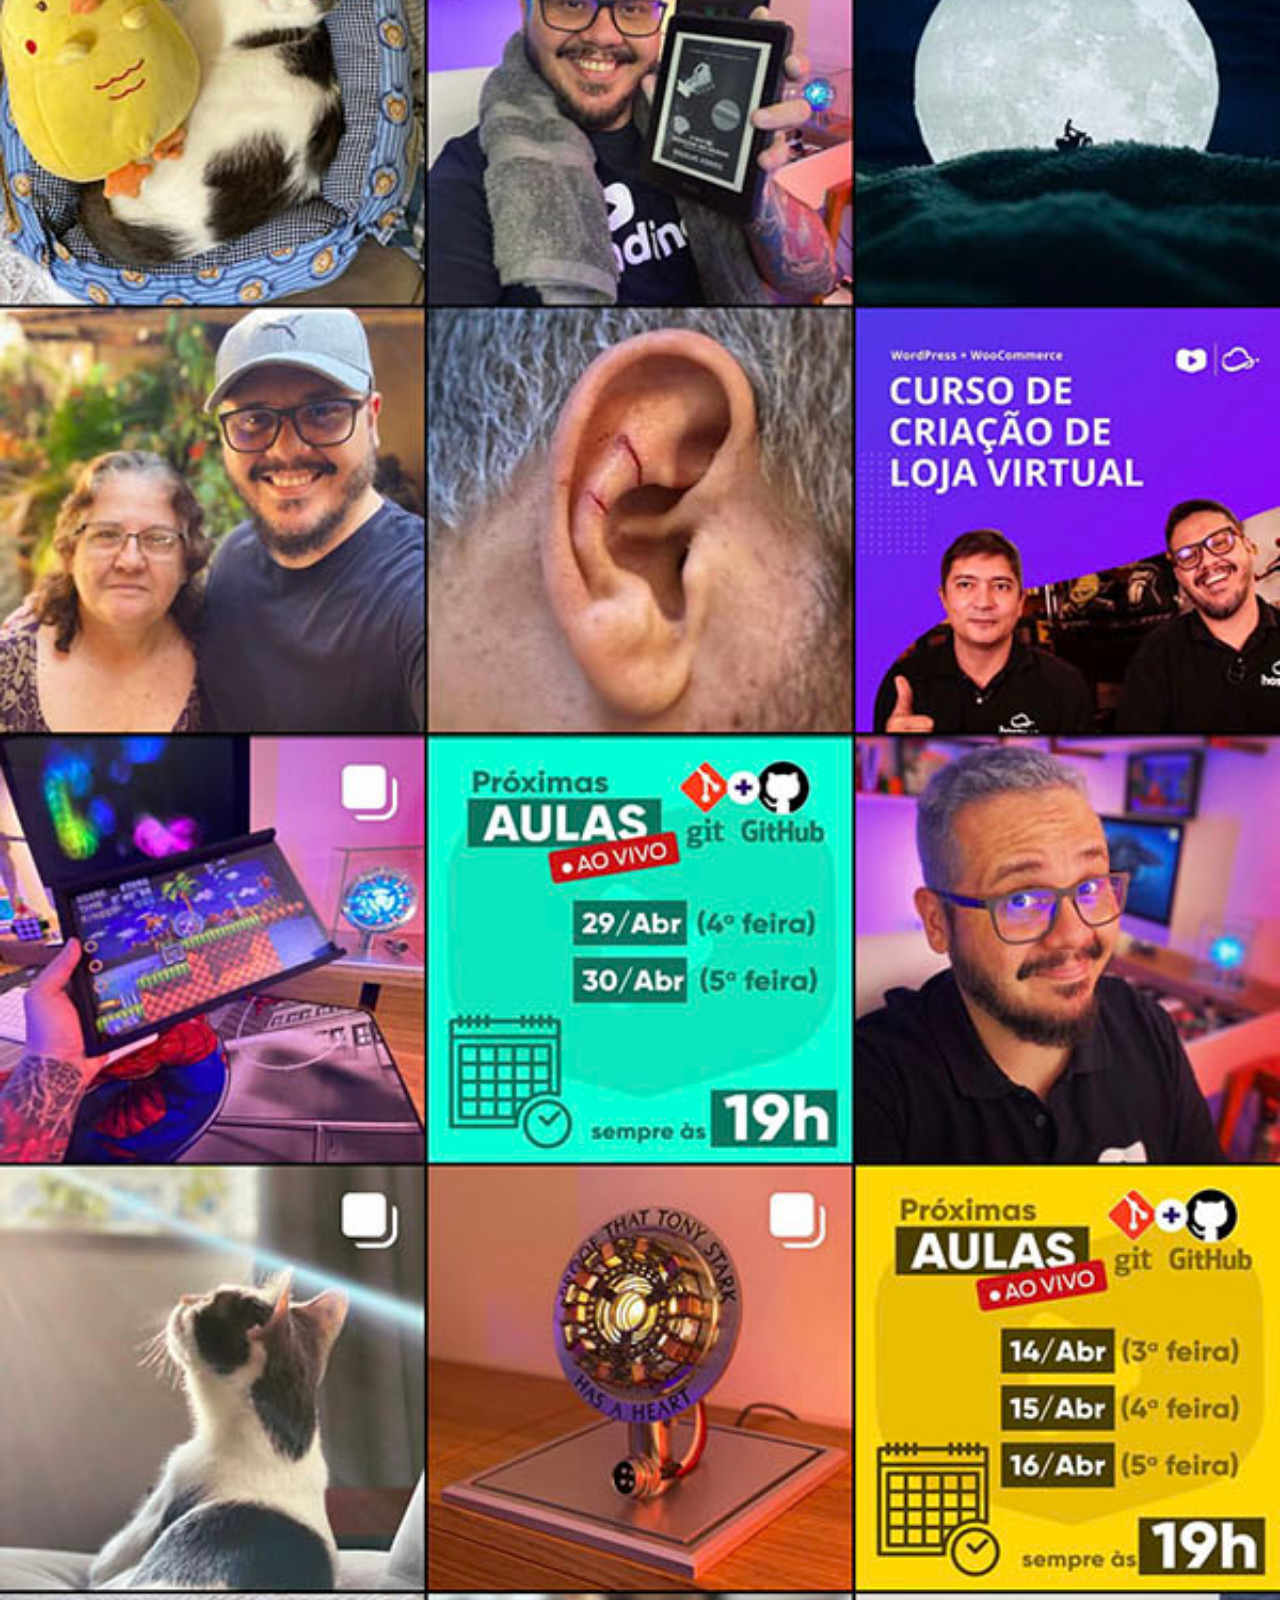
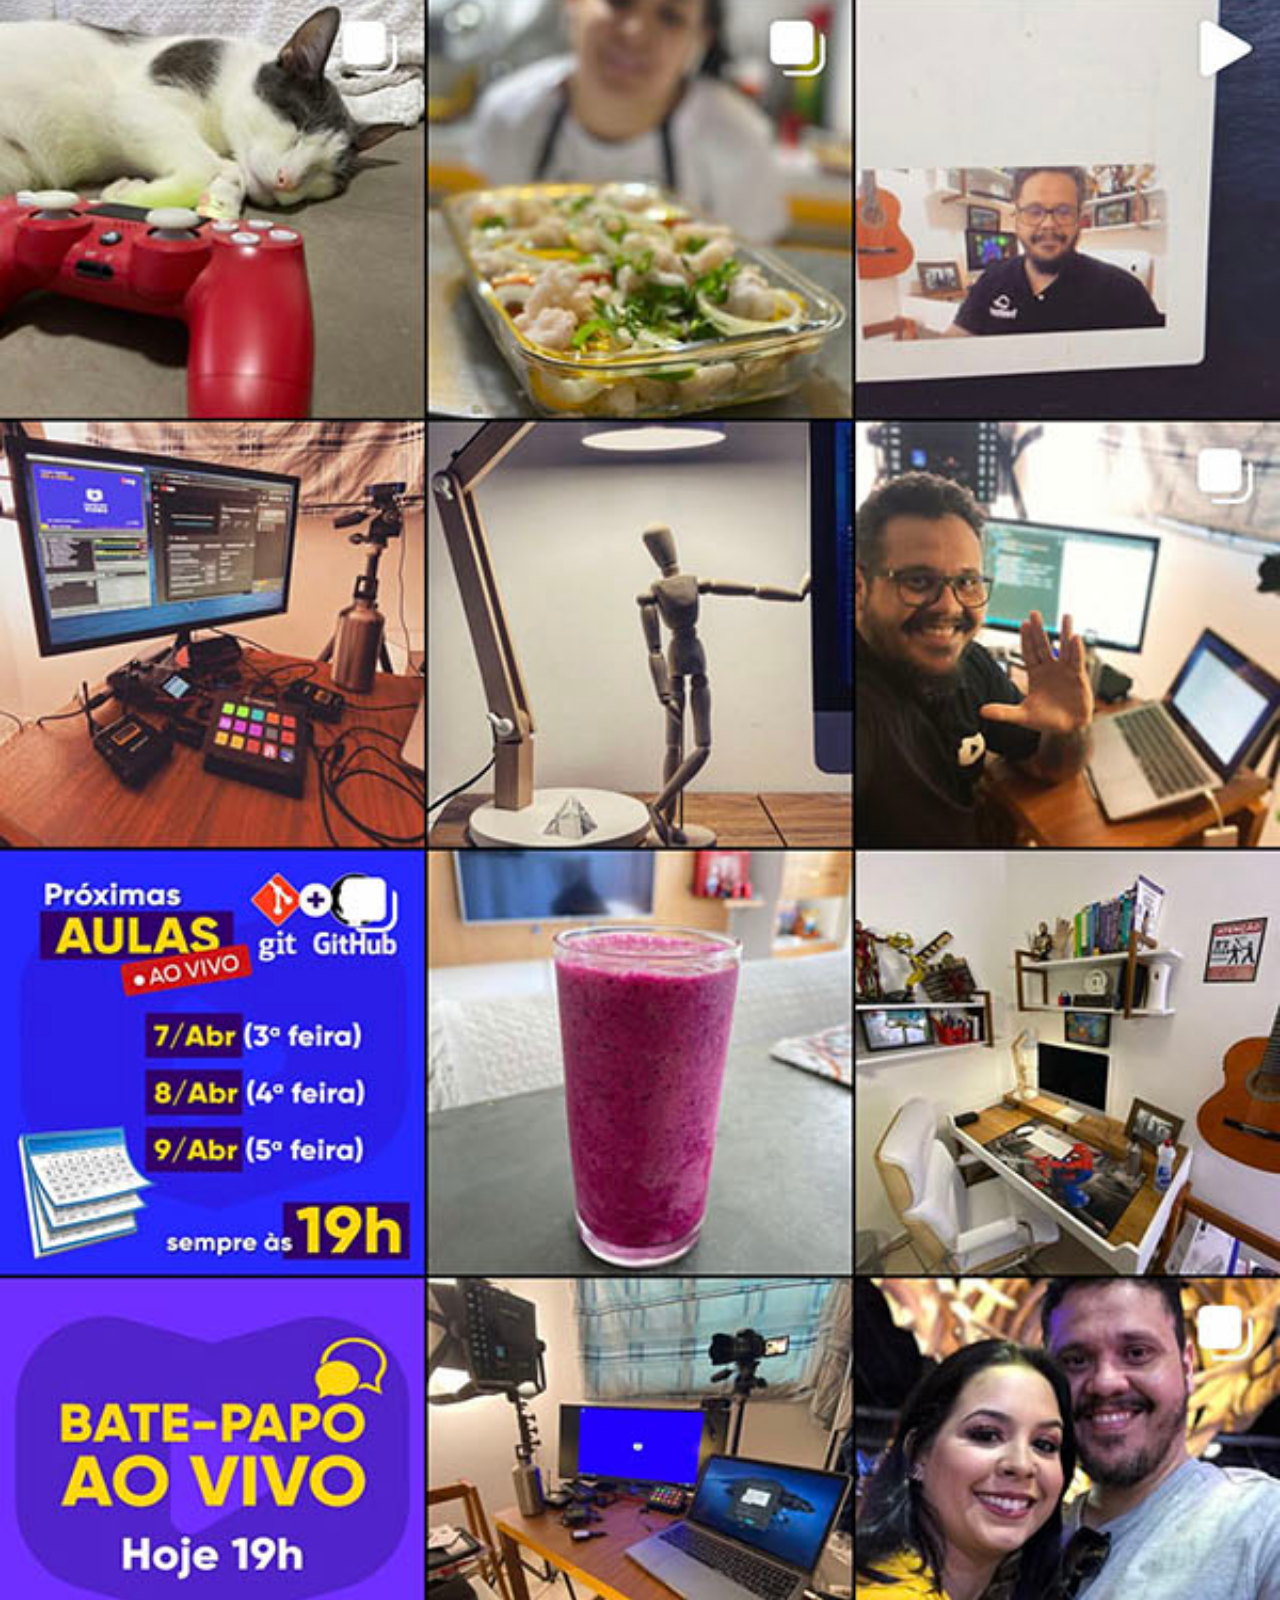
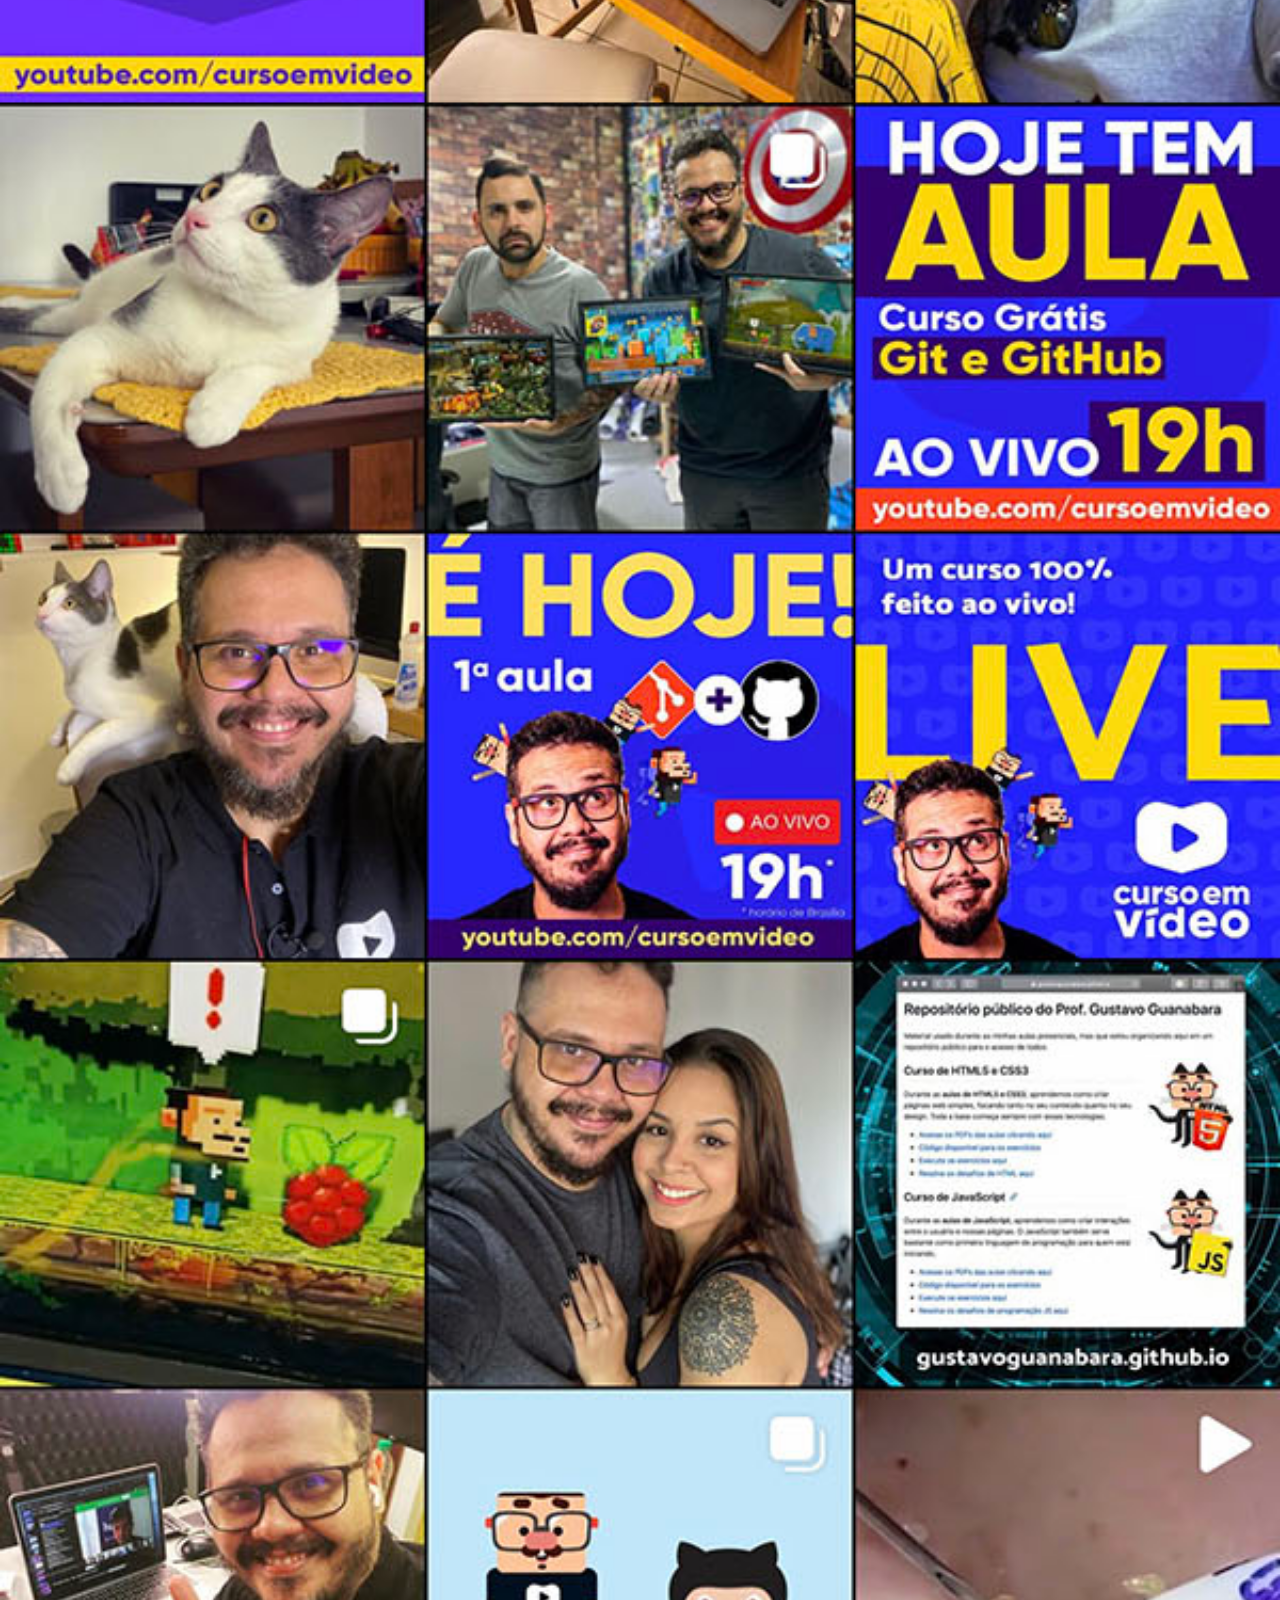
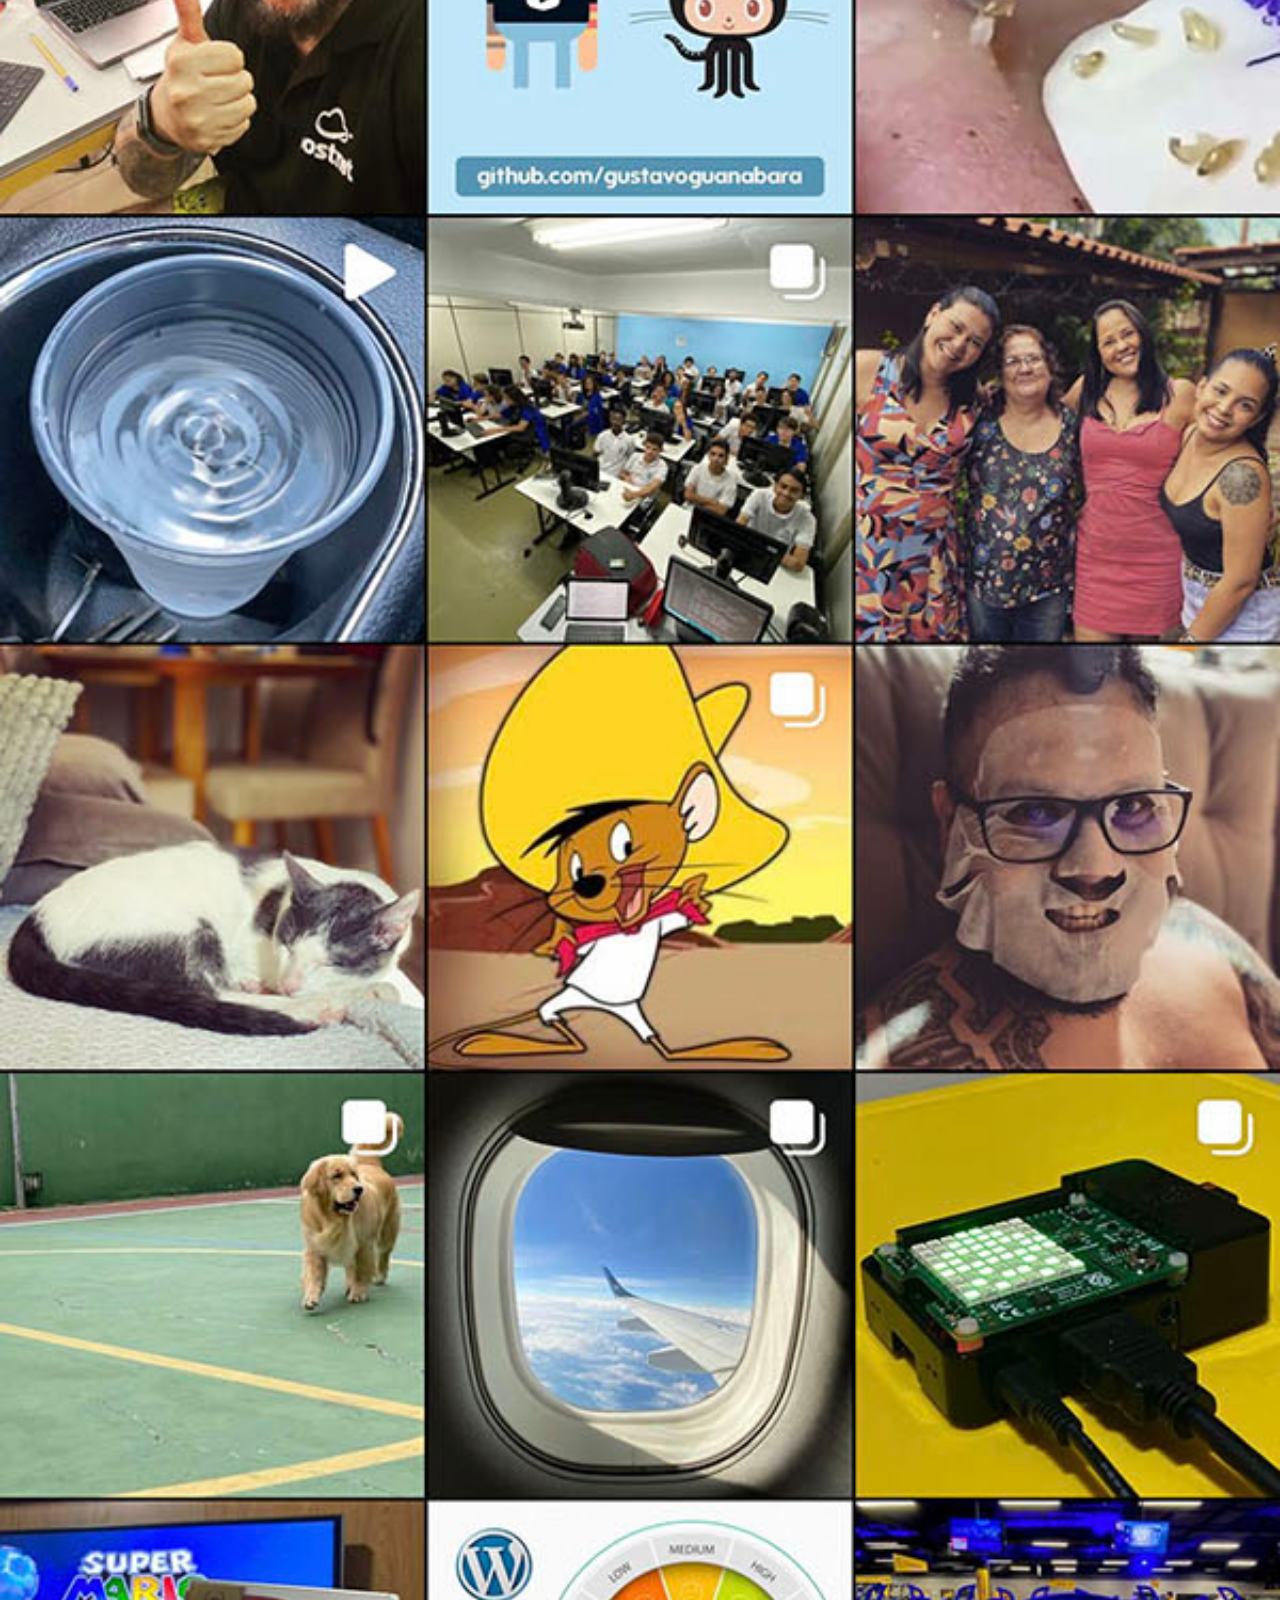
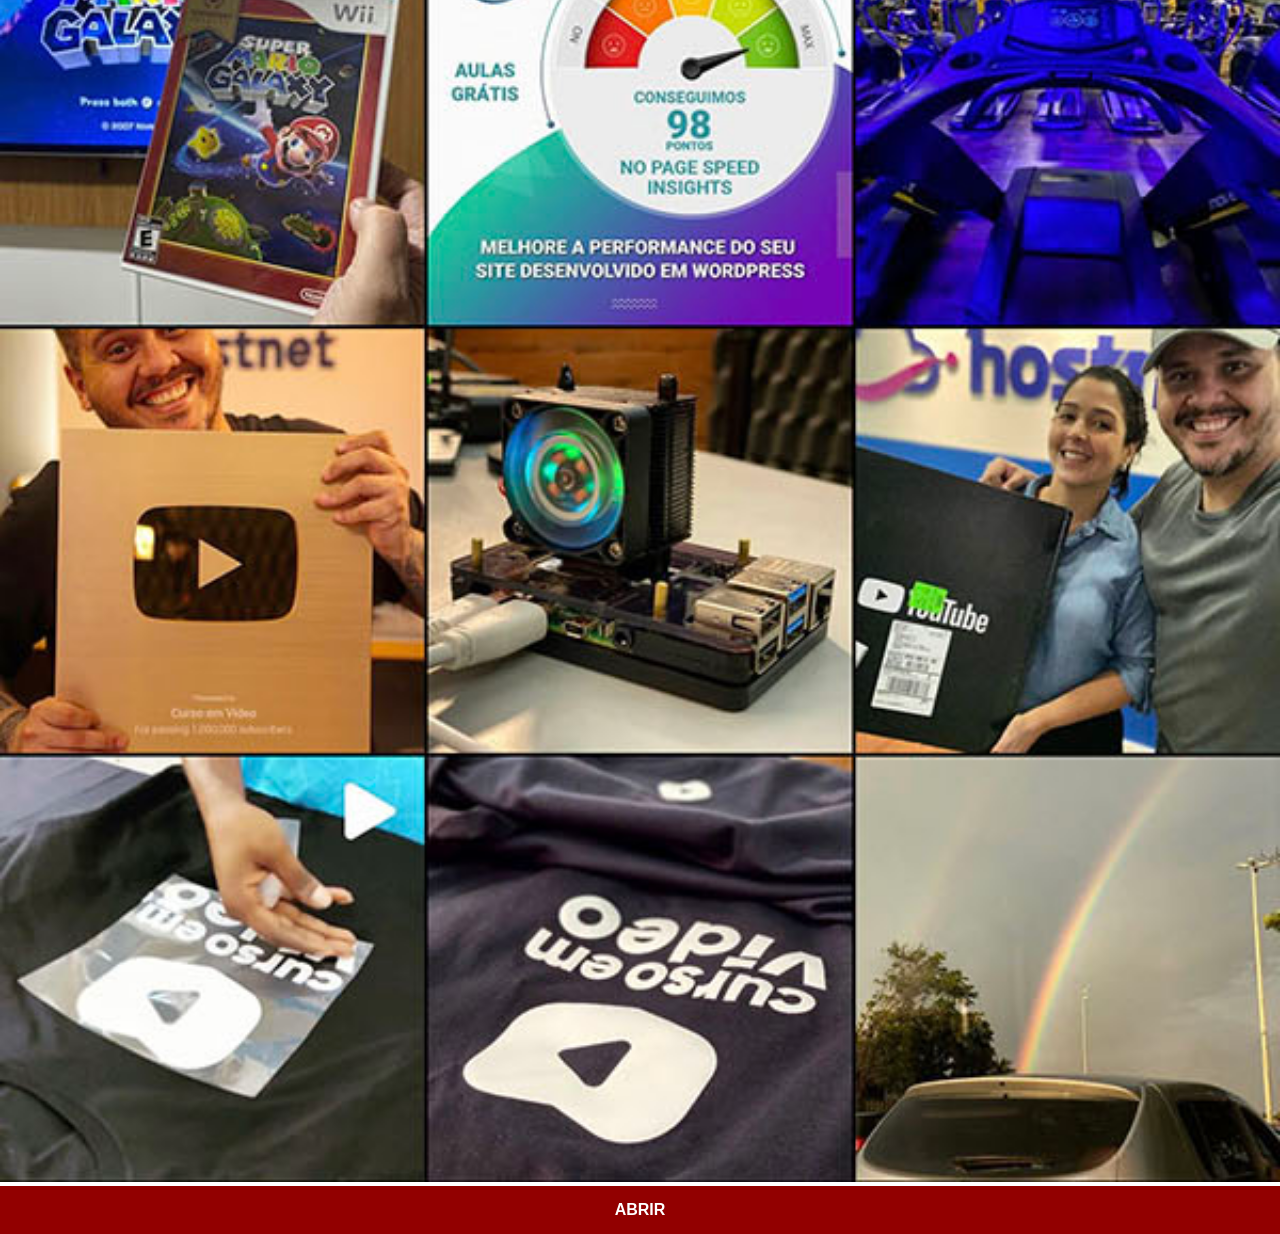
<file: instagram.html>
<!DOCTYPE html>
<html lang="pt-br">
<head>
    <meta charset="UTF-8">
    <meta name="viewport" content="width=device-width, initial-scale=1.0">
    <link rel="stylesheet" href="estilos/rede-sociais.css">
    <title>Instagram</title>
</head>
<body>
    <img src="imagens/tela-instagram.jpg" alt="Instagram">
    <a target="_blank" href="https://www.instagram.com/gustavoguanabara/">ABRIR</a>
</body>
</html>
</file>
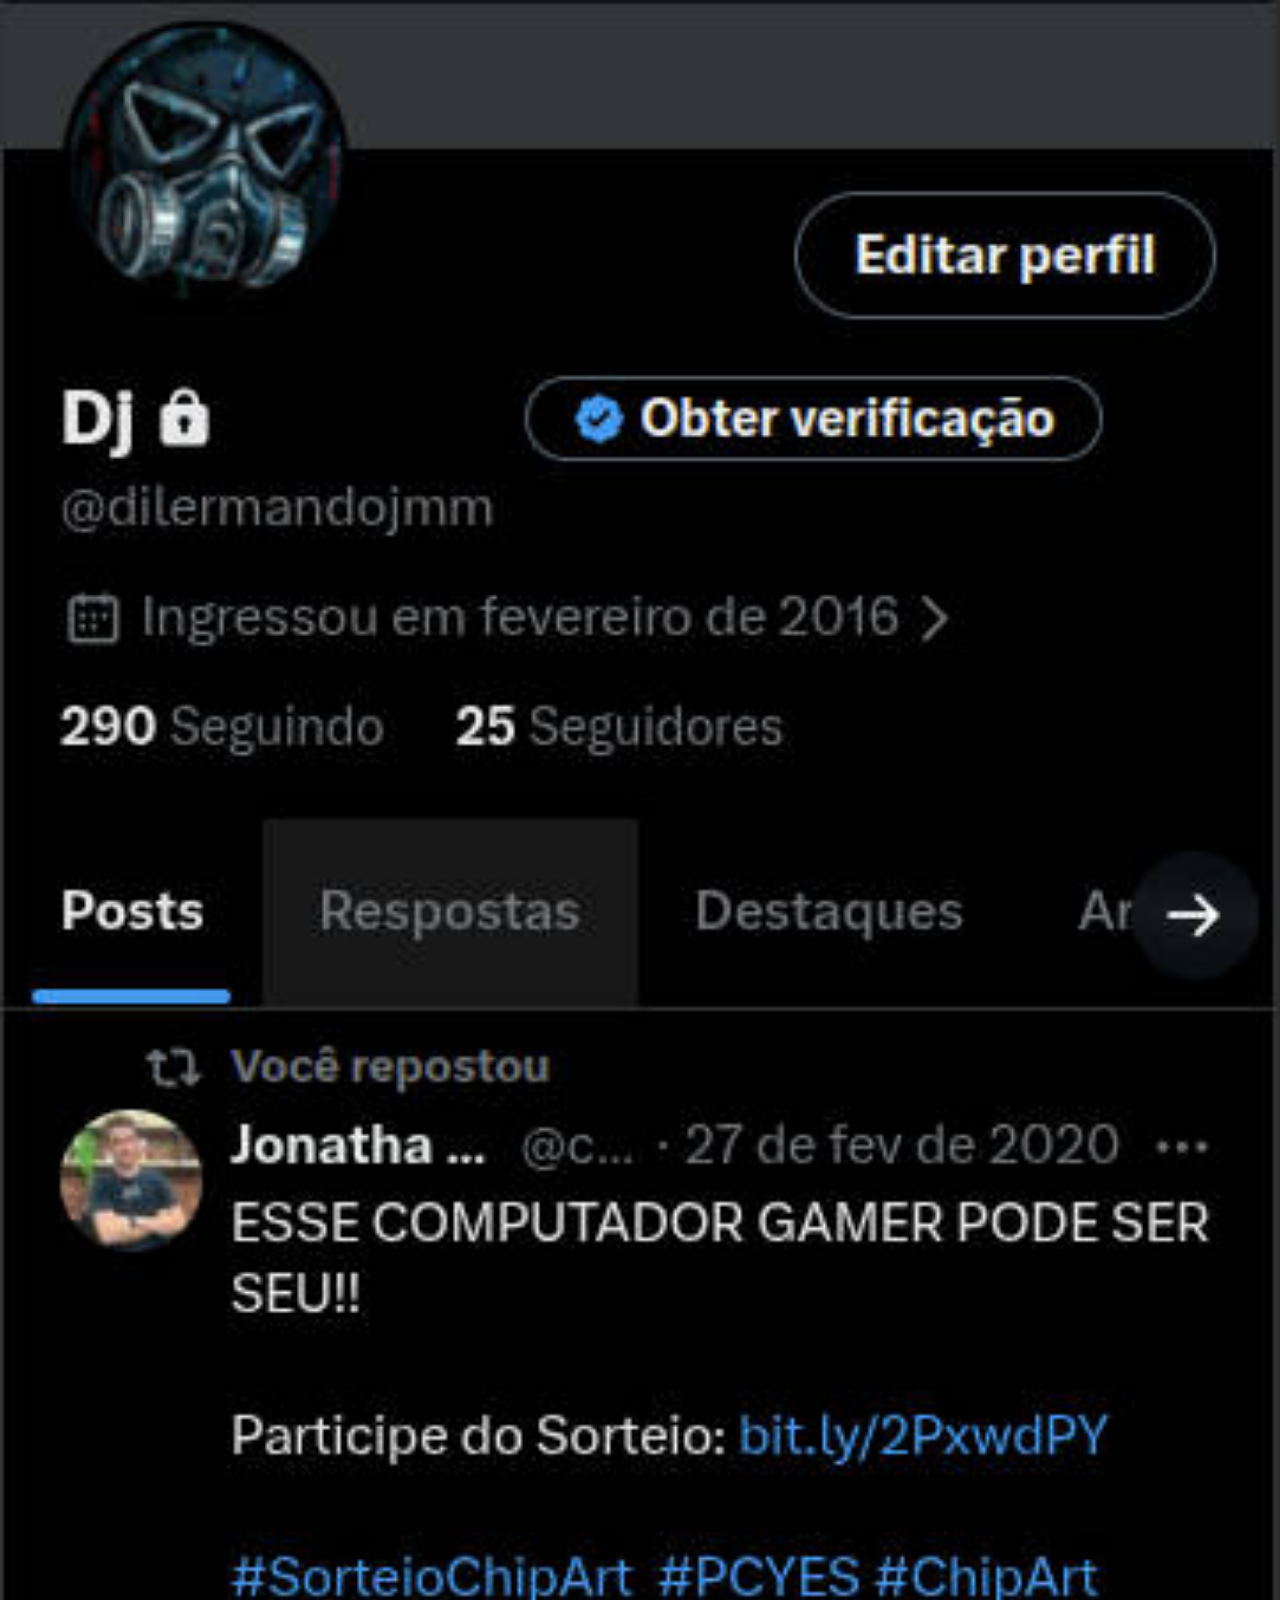
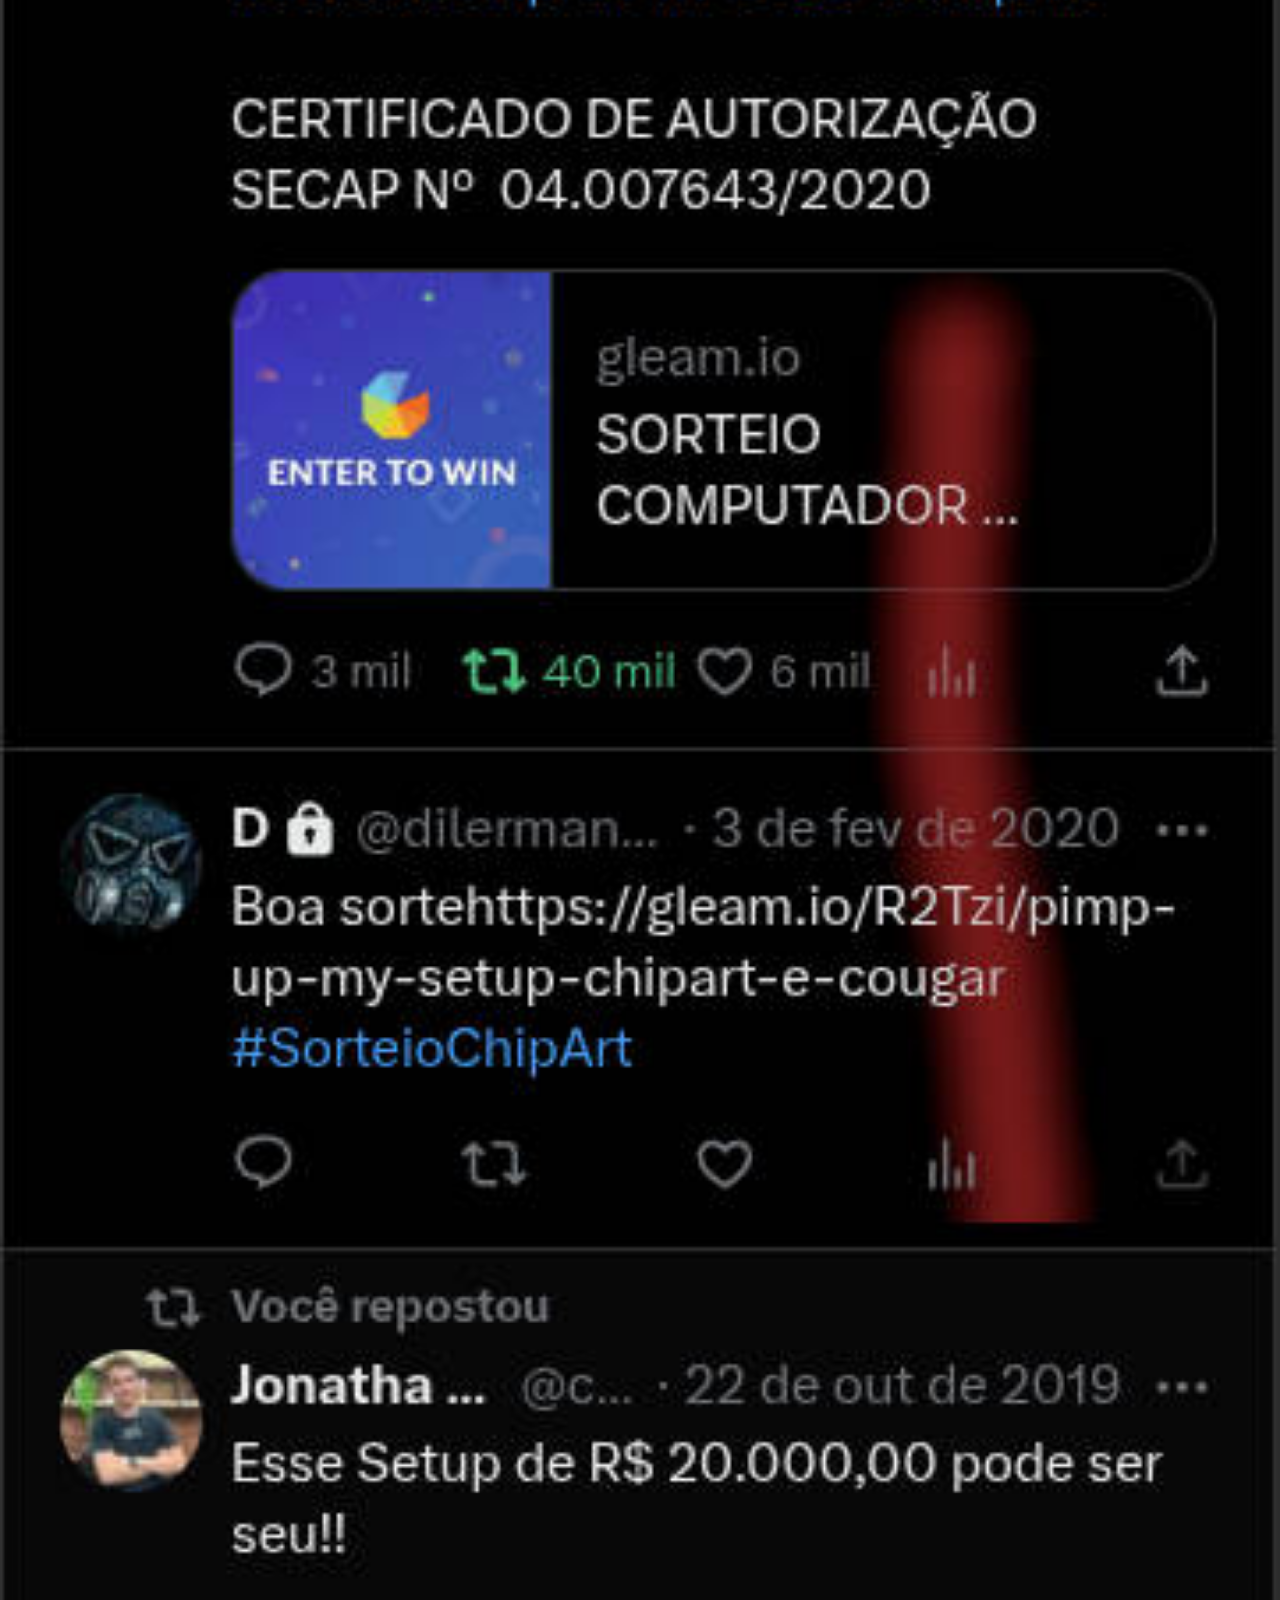
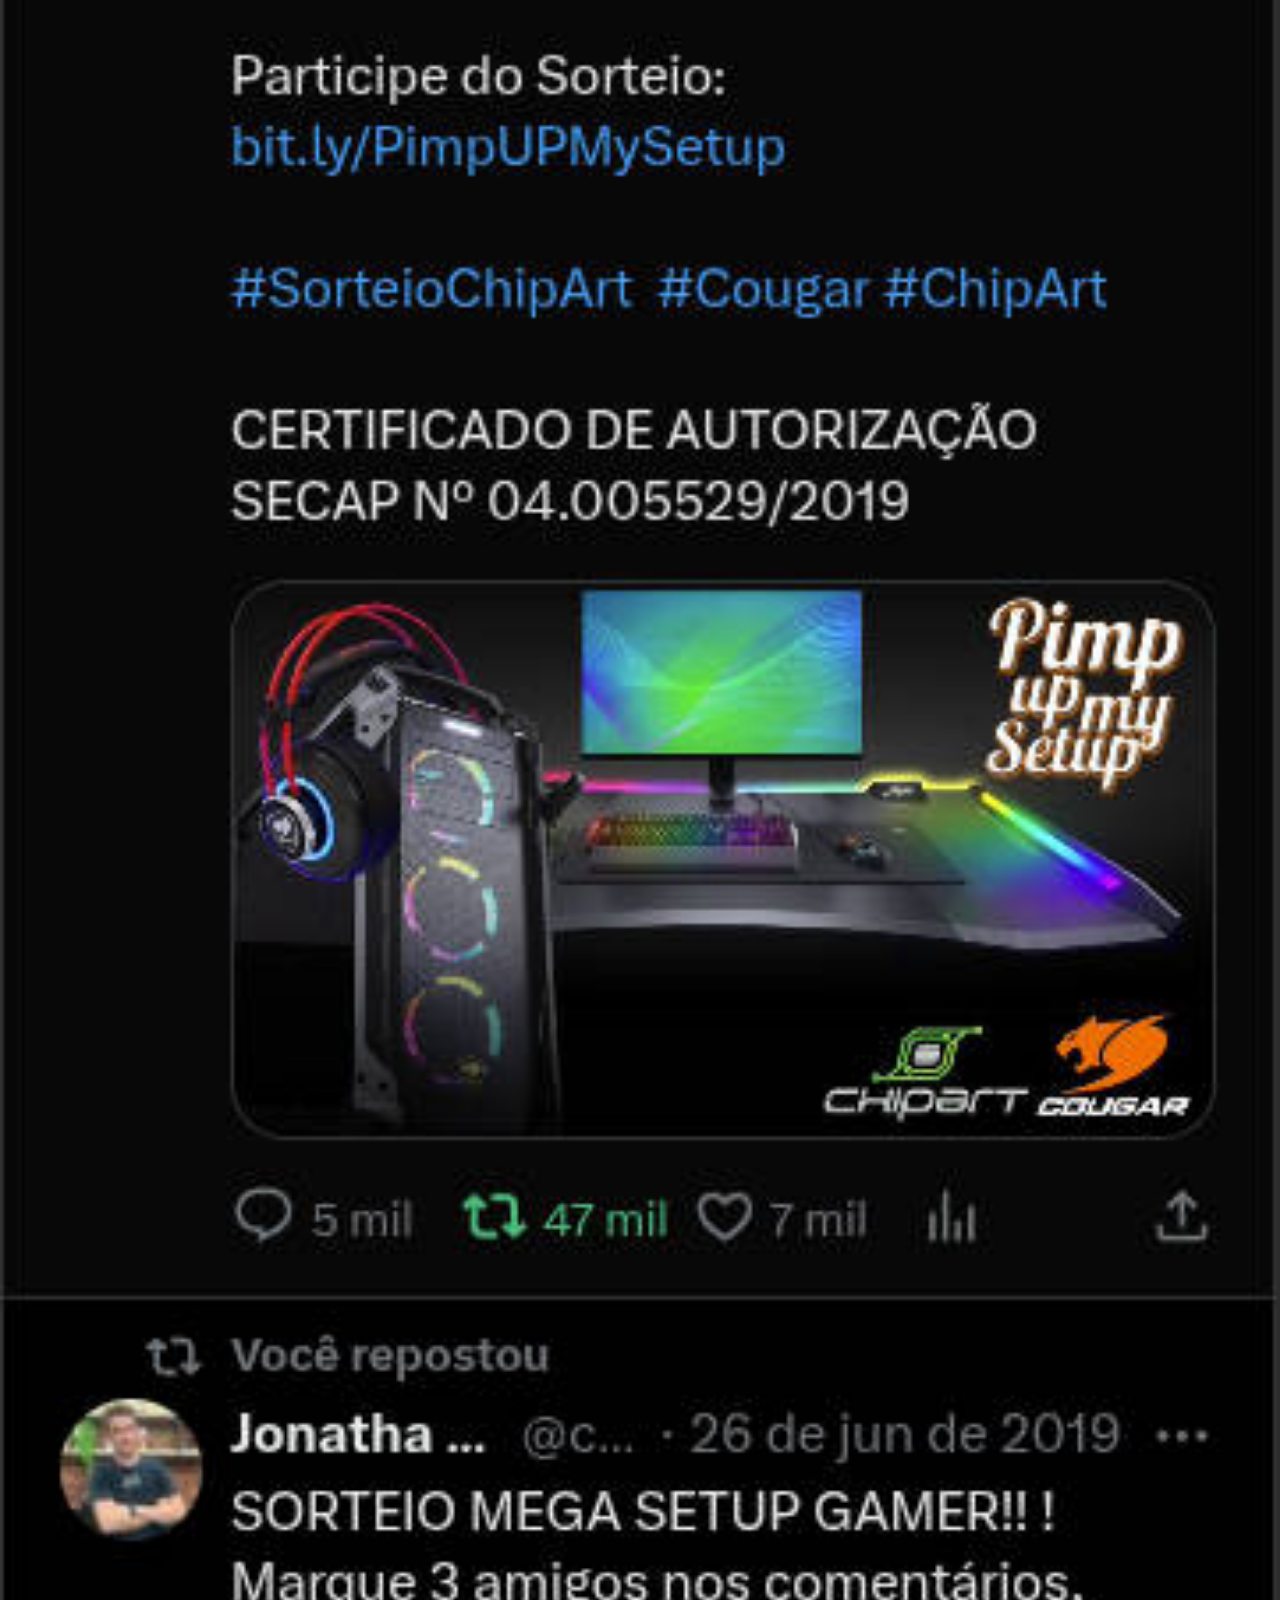
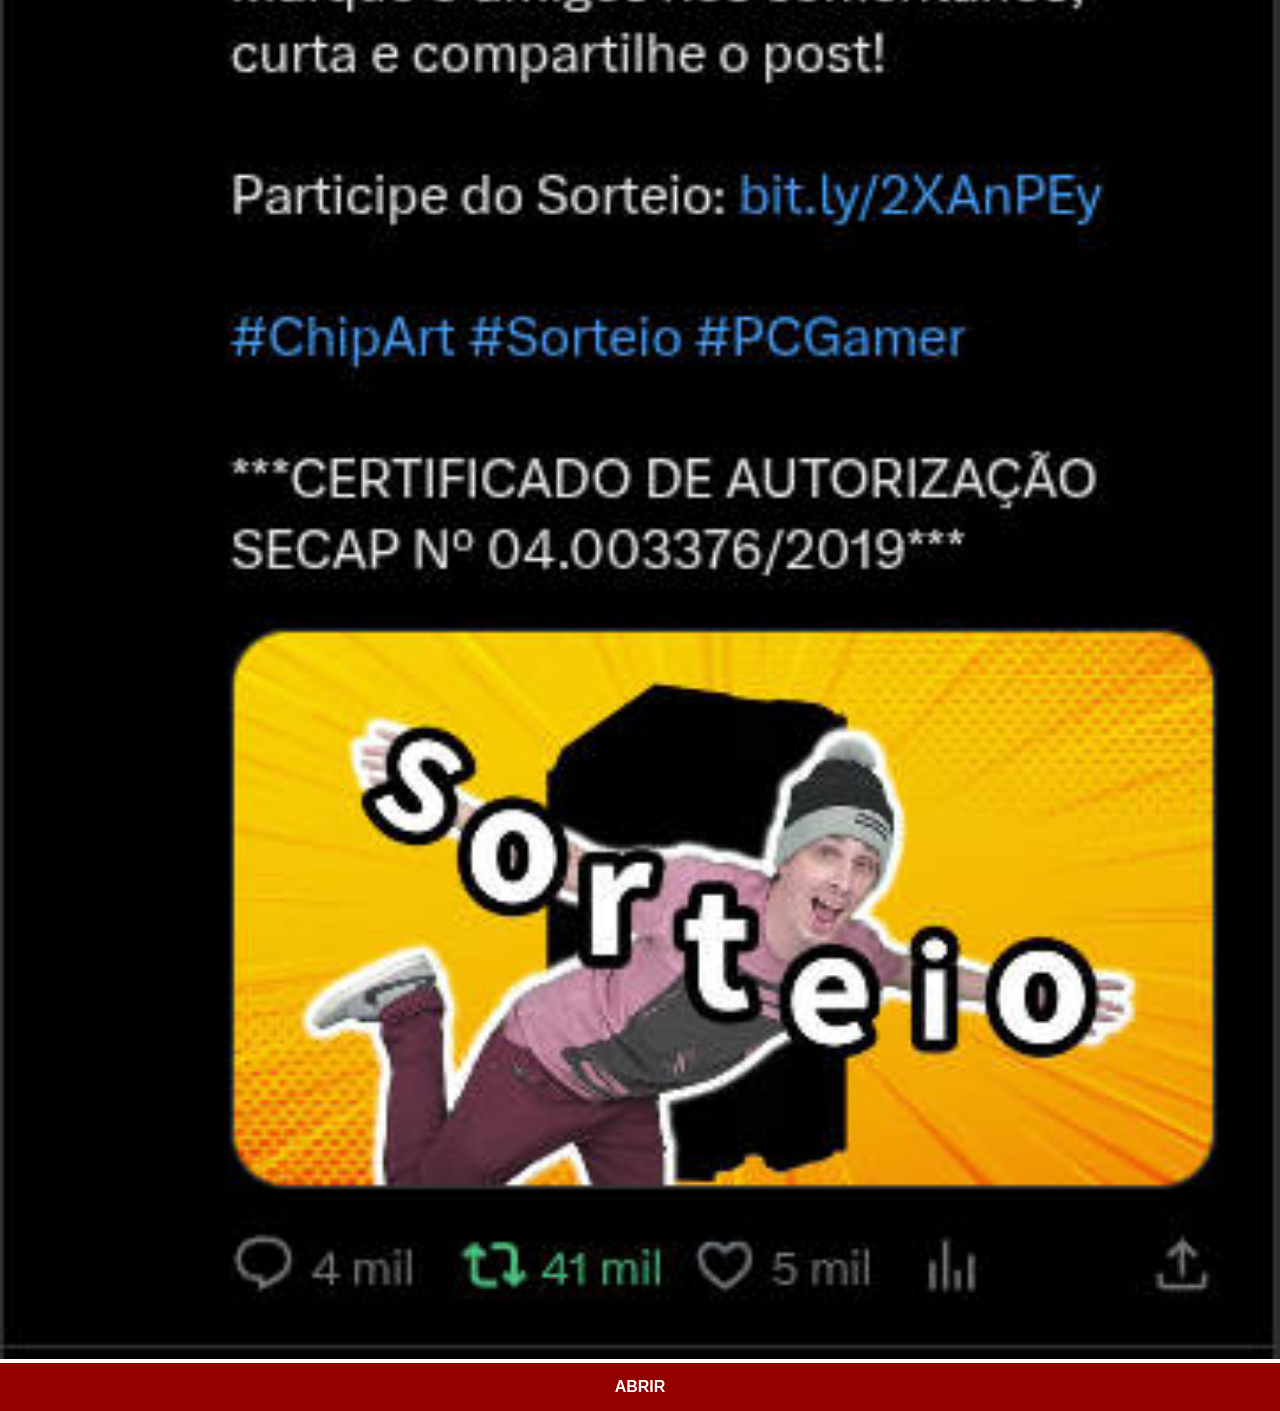
<file: twitter.html>
<!DOCTYPE html>
<html lang="pt-br">
<head>
    <meta charset="UTF-8">
    <meta name="viewport" content="width=device-width, initial-scale=1.0">
    <link rel="stylesheet" href="estilos/rede-sociais.css">
    <title>Twitter</title>
</head>
<body>
    <img src="imagens/tela-twitter.jpg" alt="Twitter">
    <a target="_blank" href="https://x.com/dilermandojmm">ABRIR</a>
</body>
</html>
</file>
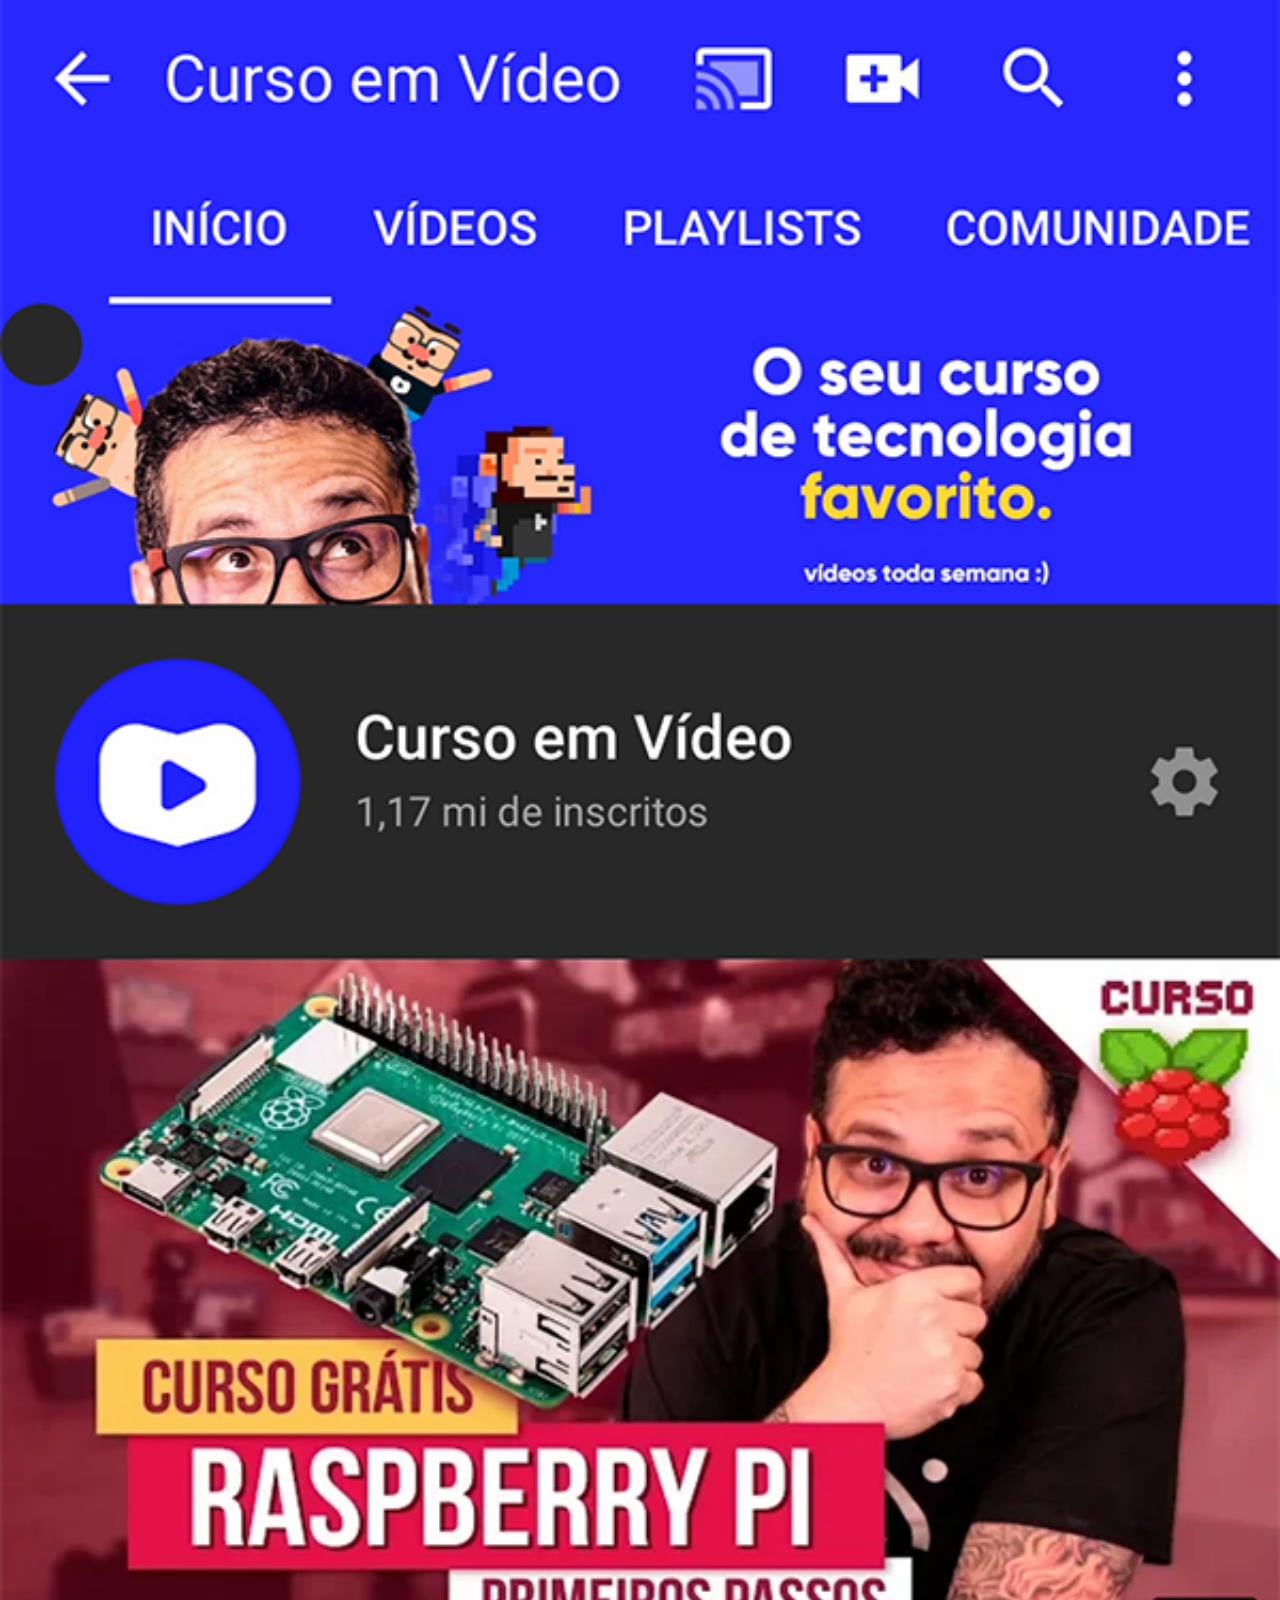
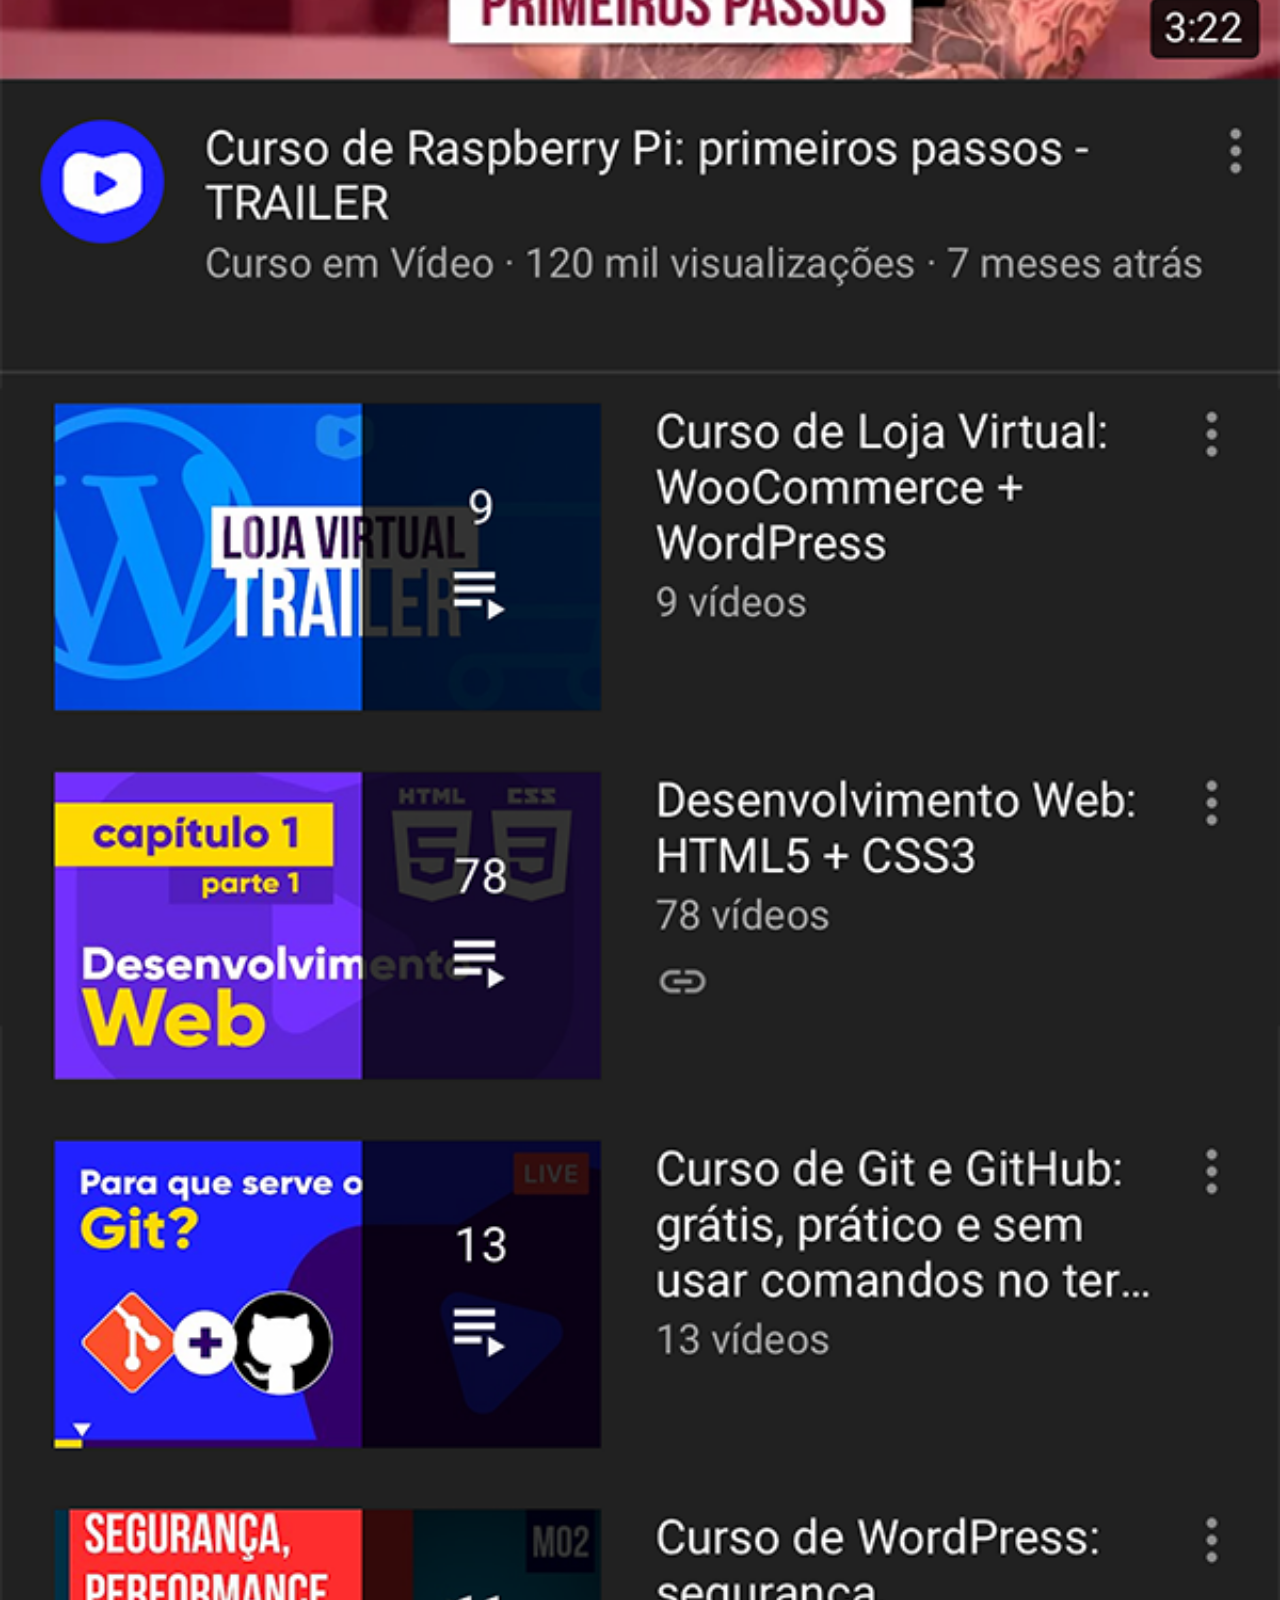
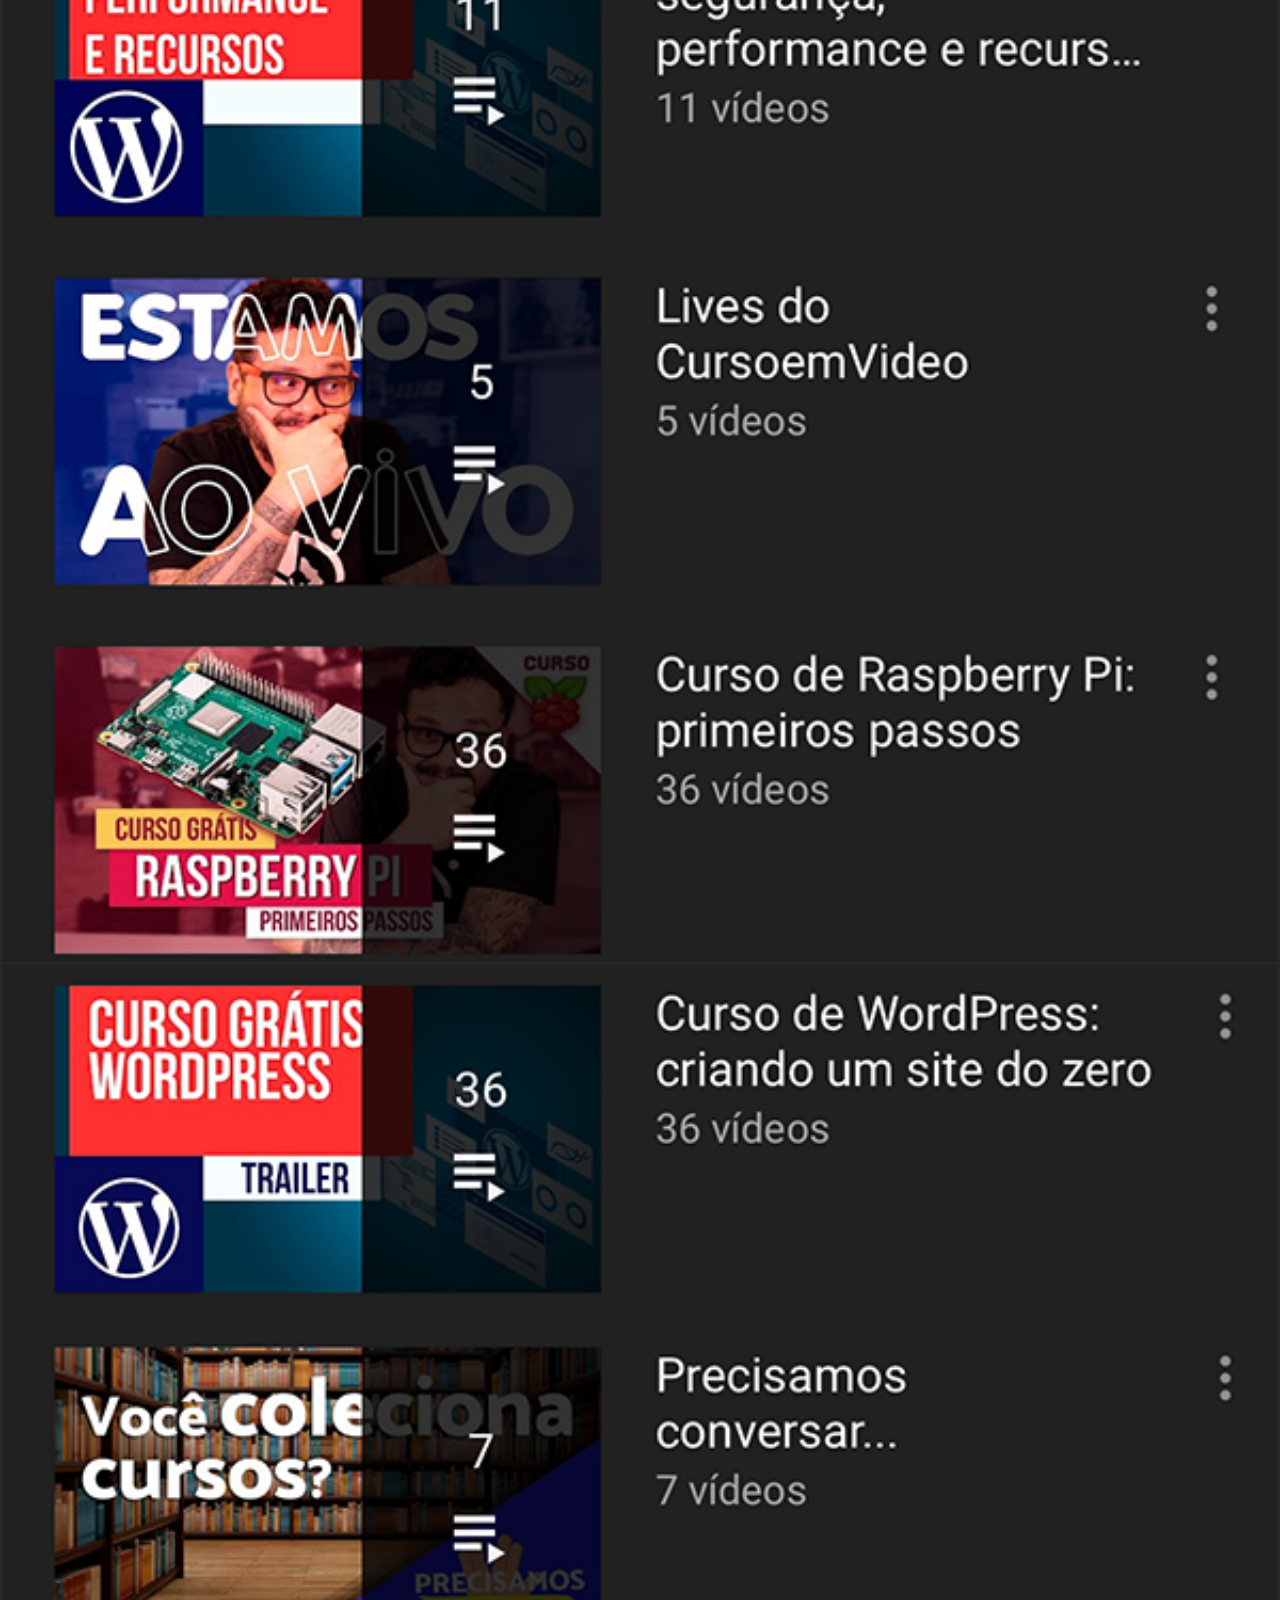
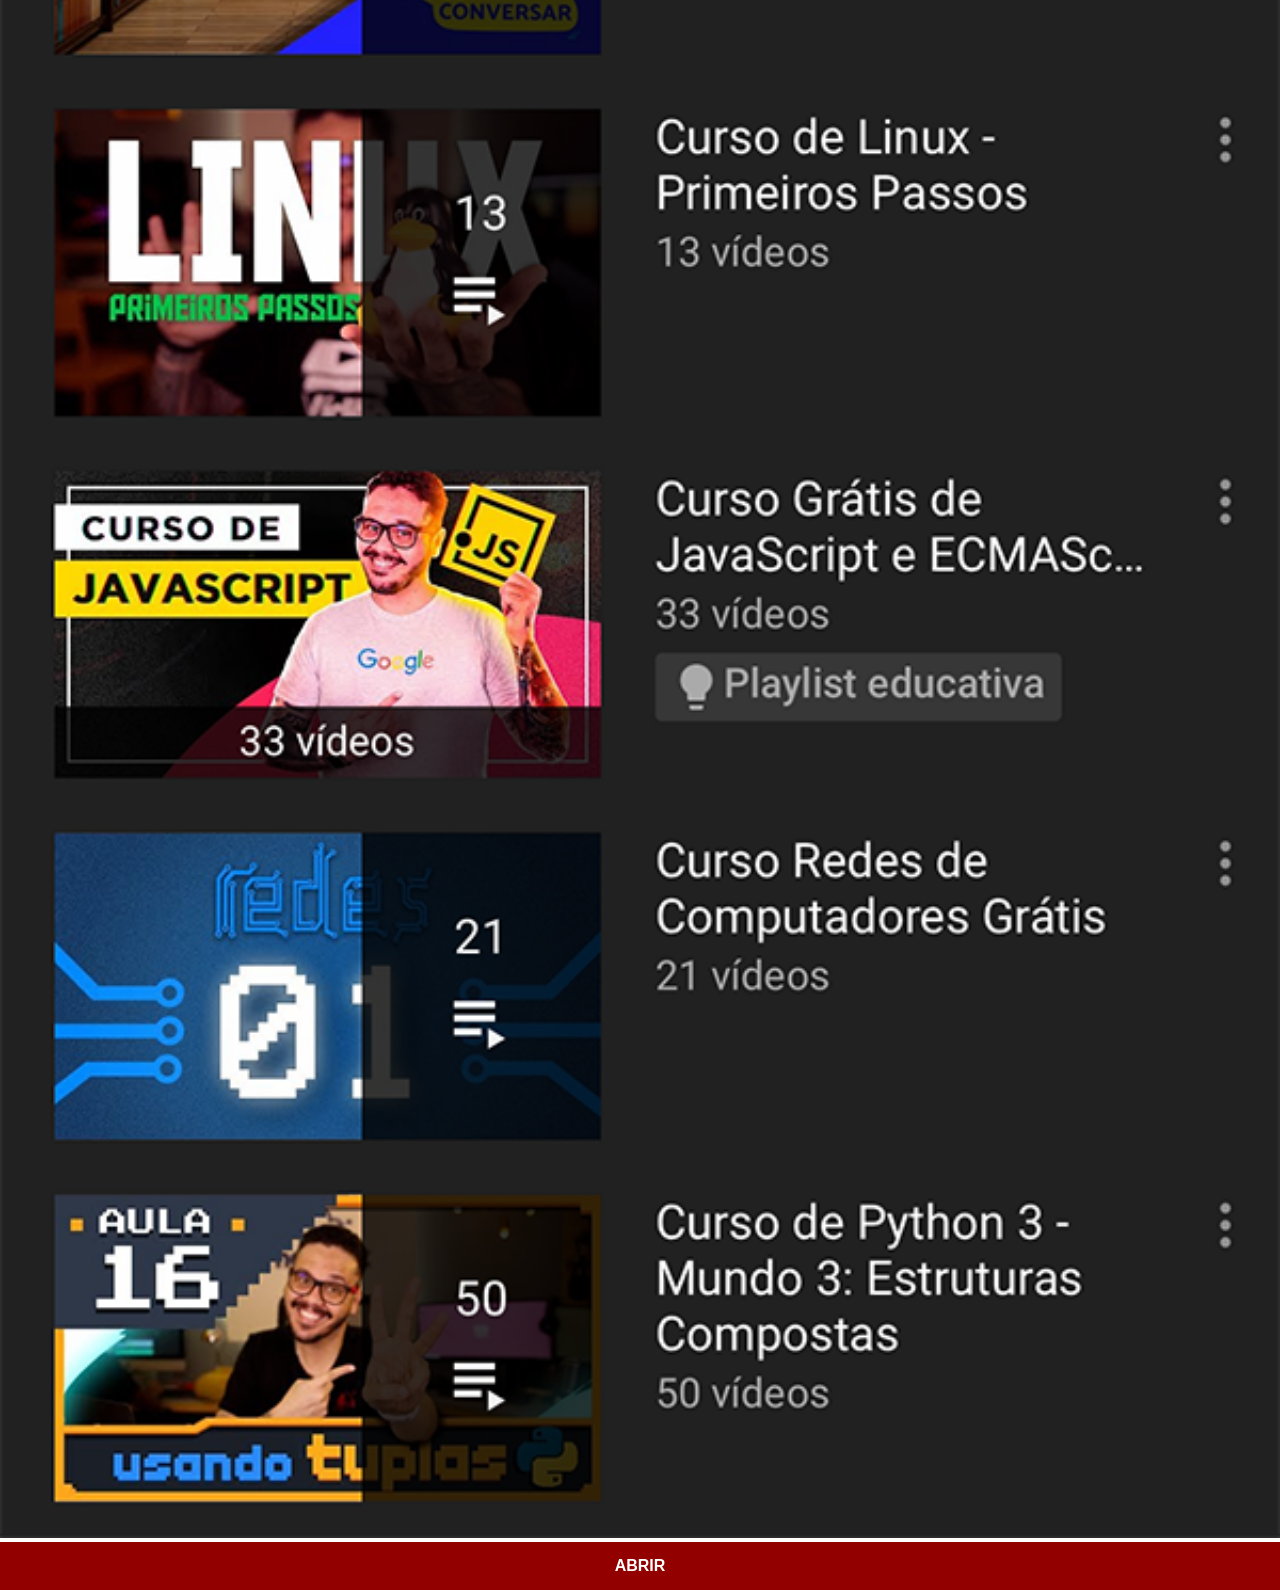
<file: youtube.html>
<!DOCTYPE html>
<html lang="pt-br">
<head>
    <meta charset="UTF-8">
    <meta name="viewport" content="width=device-width, initial-scale=1.0">
    <title>Youtube</title>
    <link rel="stylesheet" href="estilos/rede-sociais.css">

</head>
<body>
    <img src="imagens/tela-youtube.png" alt="YouTube">
    <a target="_blank" href="https://www.youtube.com/@cursoemvideo">ABRIR</a>
</body>
</html>
</file>
<file: estilos/style.css>
@charset "UTF-8";

* {
    padding: 0px;
    margin: 0px;
    font-family: Arial, Helvetica, sans-serif;
}

html, body {
    height: 100vh;
    width: 100vw;
    background-color: black;
}

body {
    background-image: url(../imagens/fundo-madeira.jpg);
    background-size: cover;
    background-repeat: no-repeat;
    background-position: top center;
    background-attachment: fixed;
}

main {
    position: relative;
    height: 100vh;
}

section#telefone {
    position: absolute;
    top: 50%;
    left: 50%;
    transform: translate(-50%,-50%);

    height: 626px;
    width: 310px;
    background-image: url(../imagens/frame-iphone.png);
    background-repeat: no-repeat;

}

iframe#tela {
    position: relative;

    top: 83px;
    left: 25px;
    height: 466px;
    width: 262px;
} 

section#redes-sociais {
    text-align: right;
}

section#redes-sociais > div {
    padding-top: 260px;
    margin-right: 20px;
    
}


section#redes-sociais img{
    margin: 10px;
    width: 50px;
    border-radius: 50%;
    box-shadow: 0px 0px 5px 4px #00000080;
    box-sizing: border-box;
}

section#redes-sociais img:hover {
    border: 2px solid #ffffff6e;
    box-shadow: 0px 0px 5px 4px #000000b7;
    transform: translate(1px,1px);
    transition: transform .3s, border .1s,box-shadow .3s;
}
</file>
<file: estilos/rede-sociais.css>
@charset "UTF-8";

 * {
    padding: 0px;
    margin: 0px;
    font-family: Arial, Helvetica, sans-serif;
}

::-webkit-scrollbar {
    width: 0px;
    height: 0px;
}

img {
    width: 100vw;
}

a {
    display: block;
    text-align: center;
    text-decoration: none;
    background-color: rgb(146, 0, 0);
    font-weight: bold;
    color: white;
    padding: 15px;
}

a:hover {
    font-size: 1.1em;
    padding-top: 13px;
    text-shadow: 2px 2px 3px #000000bd;
    background-color: rgb(176, 0, 0);
    transition:  font-size .2s, padding-top .2s, text-shadow .2s, background-color .1s;
}
</file>
